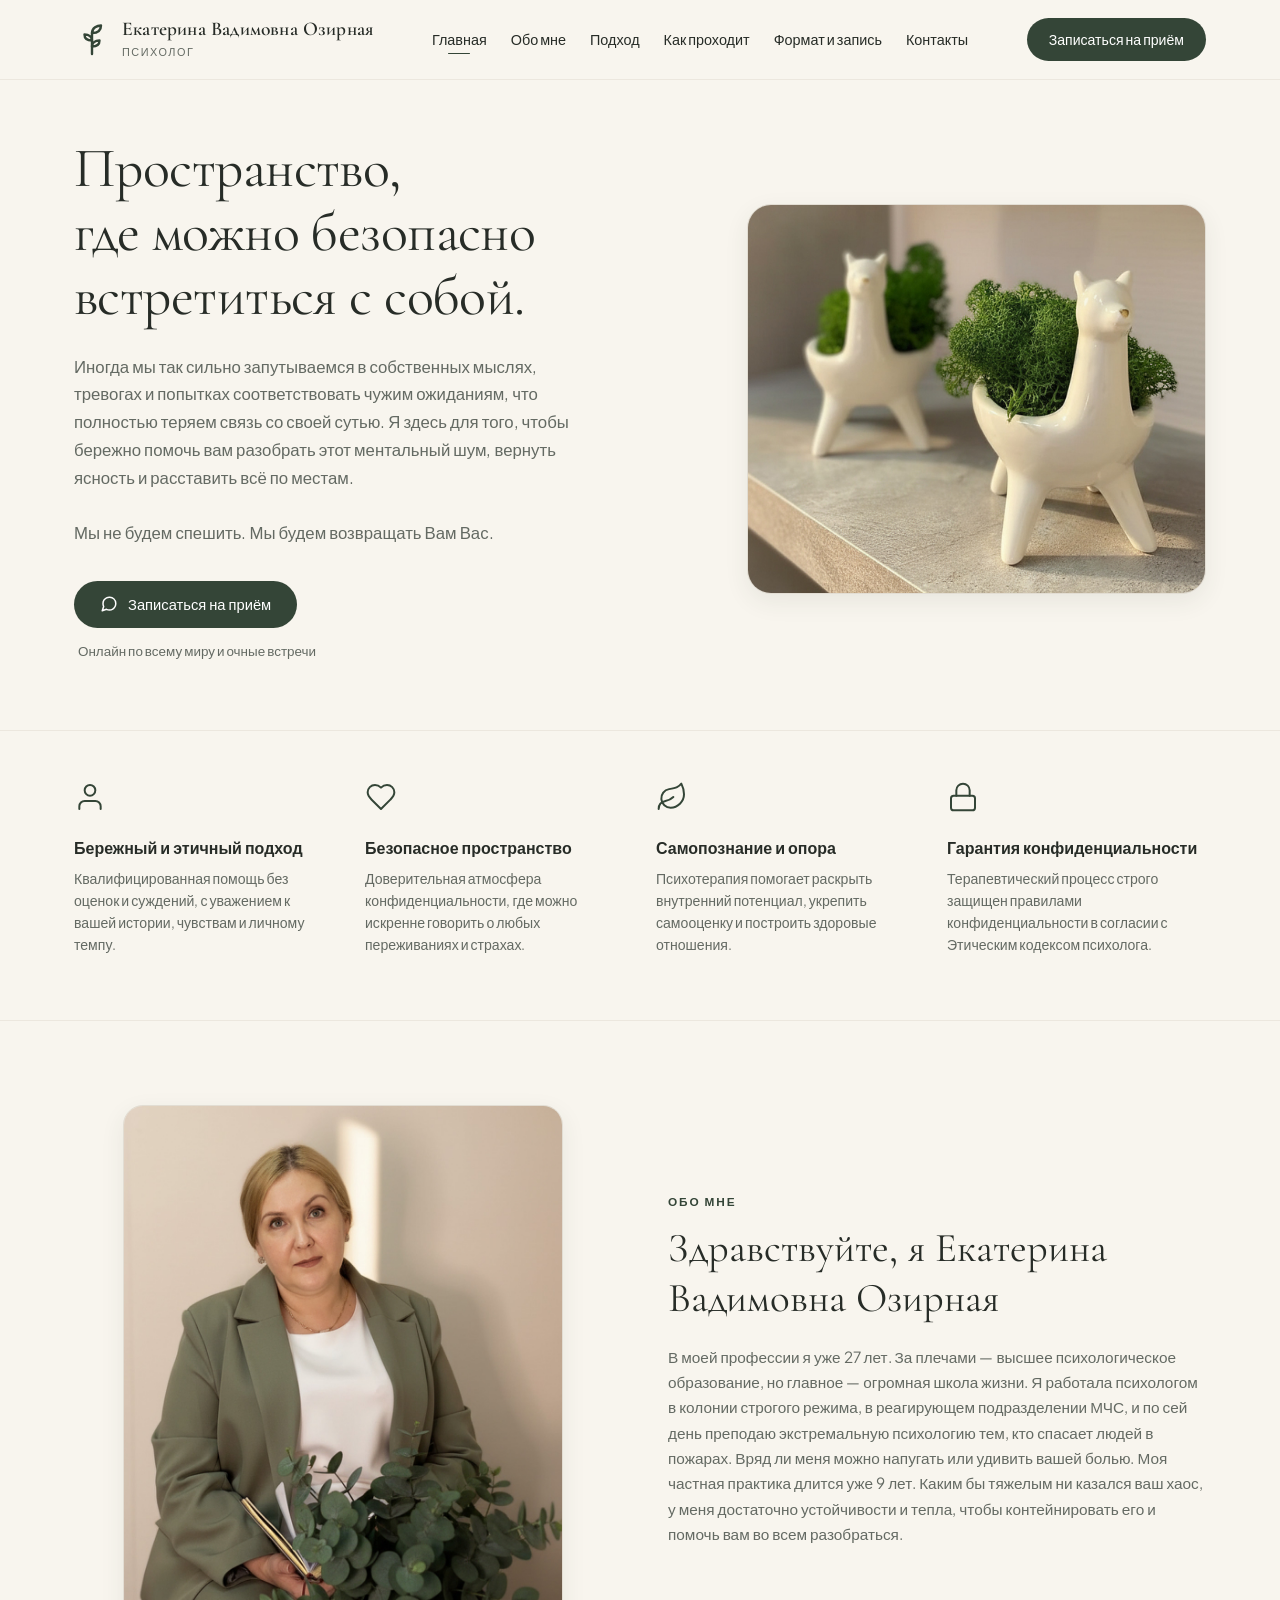
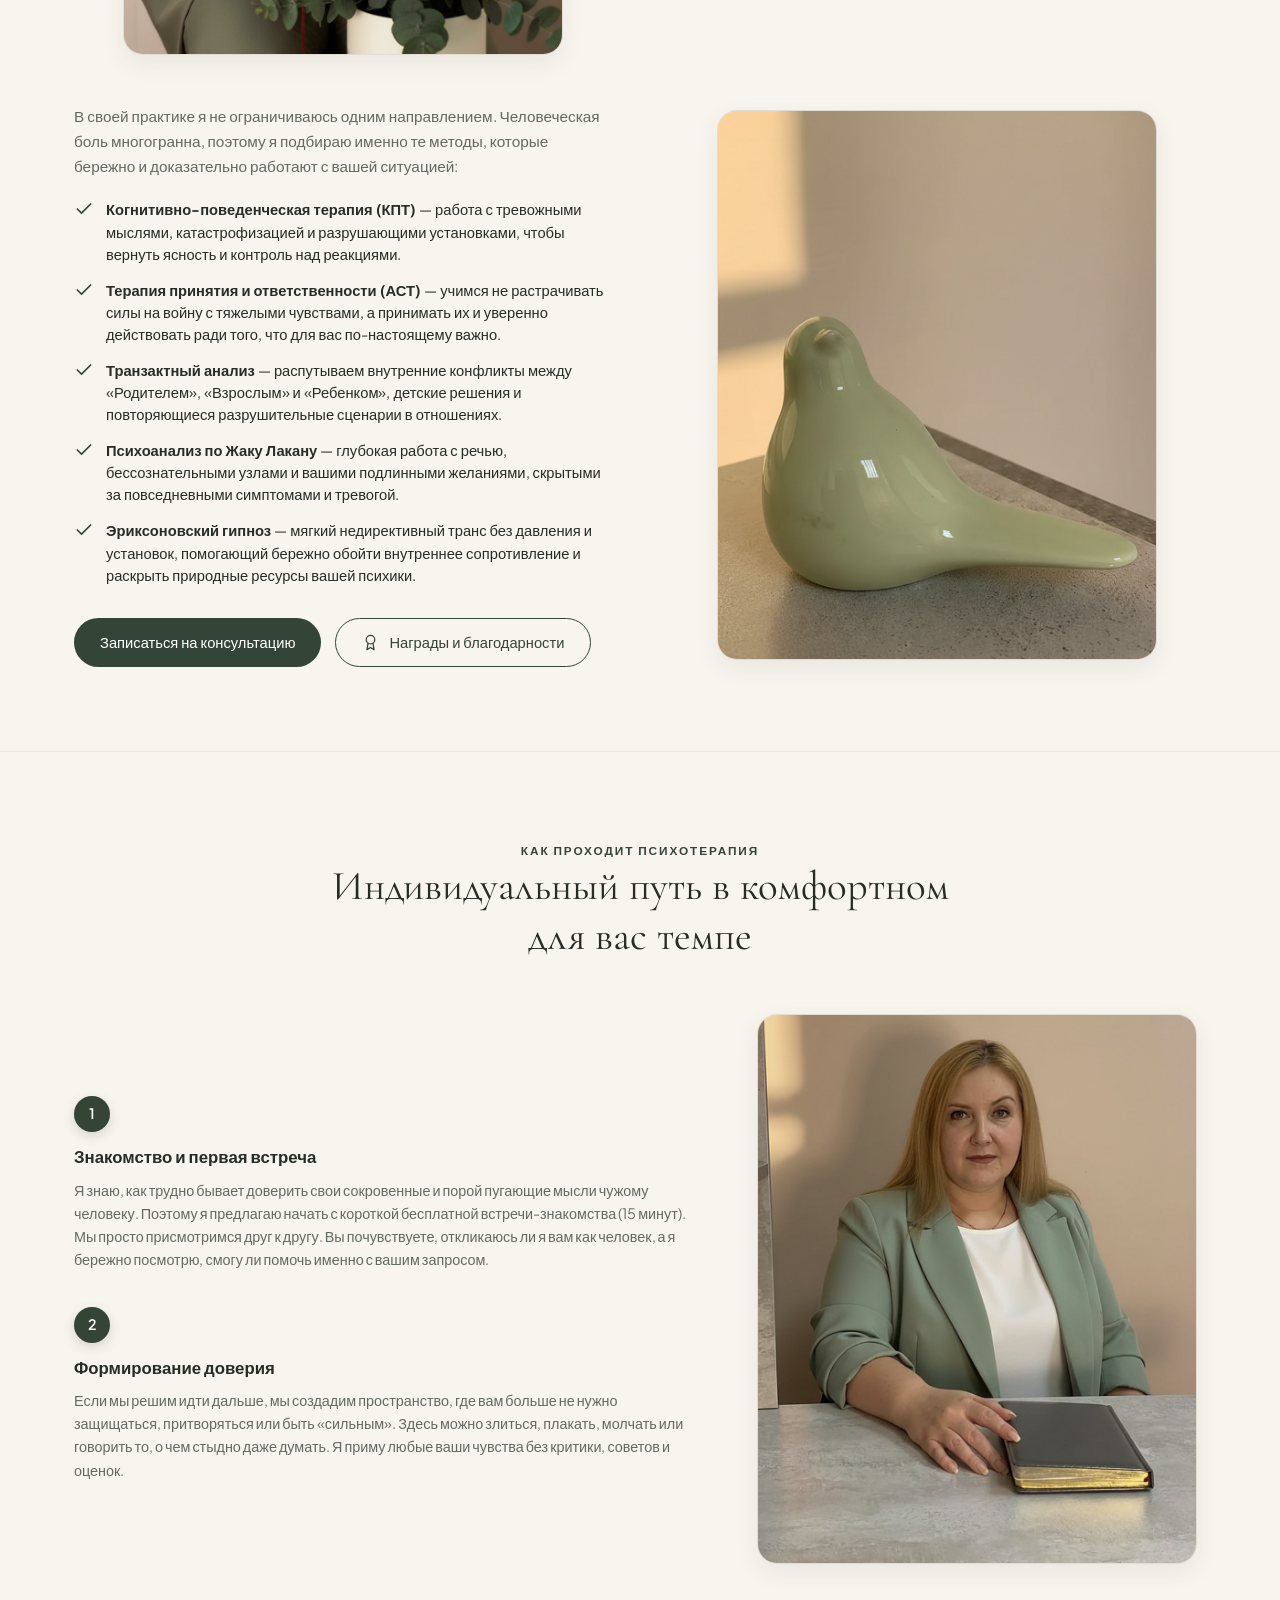
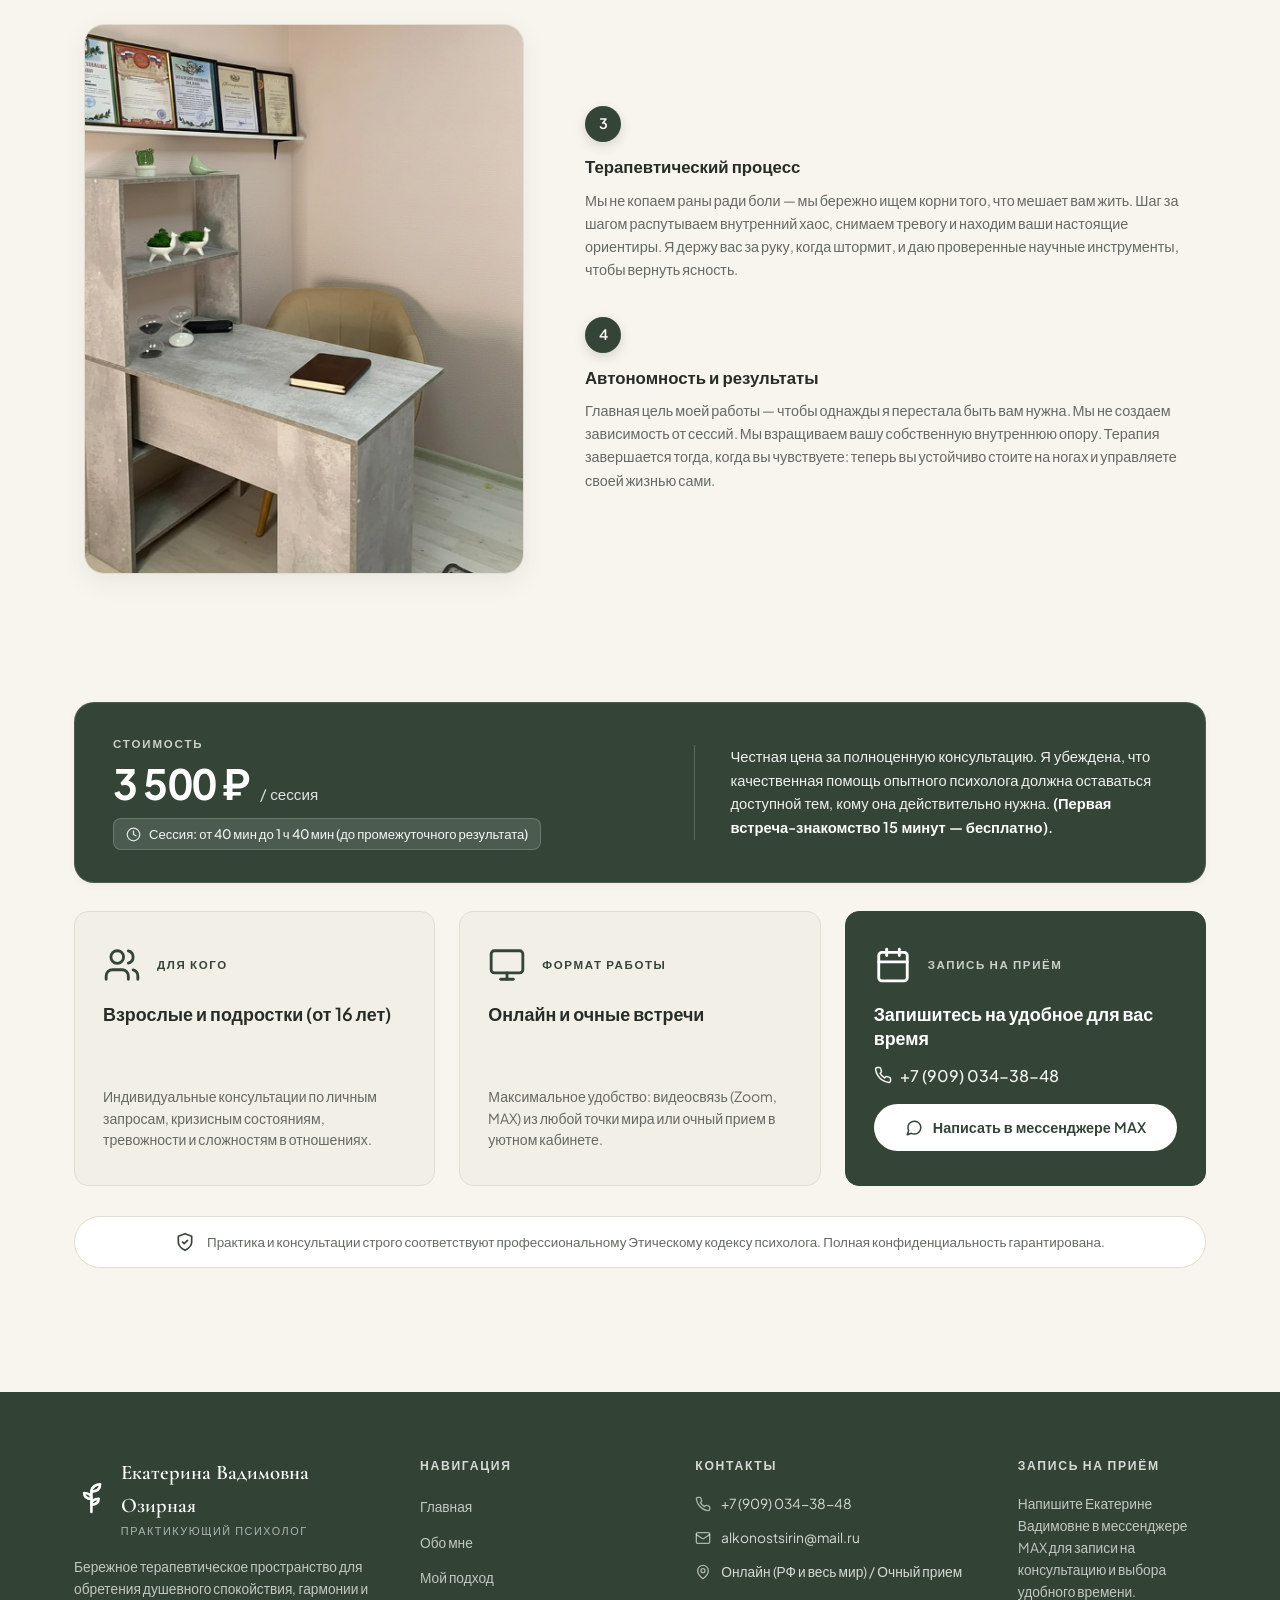
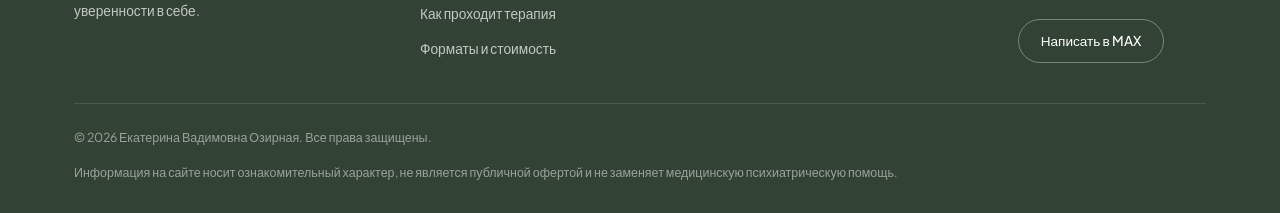
<file: index.html>
<!DOCTYPE html>
<html lang="ru">
<head>
  <meta charset="UTF-8">
  <meta name="viewport" content="width=device-width, initial-scale=1.0">
  <title>Екатерина Озирная — Практикующий психолог | Онлайн и очно</title>
  <meta name="description" content="Психологическая помощь и бережная психотерапия. Индивидуальные консультации для взрослых и подростков онлайн по всему миру и очно. Екатерина Вадимовна Озирная.">
  <link rel="stylesheet" href="css/style.css?v=4.0">
  <link rel="preconnect" href="https://fonts.googleapis.com">
  <link rel="preconnect" href="https://fonts.gstatic.com" crossorigin>
</head>
<body>

  <!-- ==========================================================================
       Шапка сайта (Header / Navigation)
       ========================================================================== -->
  <header class="header">
    <div class="container nav-wrap">
      <a href="#hero" class="logo" aria-label="Екатерина Вадимовна Озирная - Психолог">
        <div class="logo-icon">
          <!-- Минималистичная эмблема: веточка с листьями -->
          <svg viewBox="0 0 24 24" fill="none" stroke="currentColor" stroke-width="1.6" stroke-linecap="round" stroke-linejoin="round">
            <path d="M12 22V8" />
            <path d="M12 8C12 4.5 15.5 3 18 3c0 3.5-2.5 5-6 5Z" />
            <path d="M12 13c-2.5 0-5-1-5-4 3 0 5 1.5 5 4Z" />
            <path d="M12 17c2.5 0 5-1 5-4-3 0-5 1.5-5 4Z" />
          </svg>
        </div>
        <div class="logo-info">
          <span class="logo-title">Екатерина Вадимовна Озирная</span>
          <span class="logo-subtitle">ПСИХОЛОГ</span>
        </div>
      </a>

      <!-- Десктопное меню -->
      <nav aria-label="Основное меню">
        <ul class="nav-links">
          <li><a href="#hero" class="nav-link active">Главная</a></li>
          <li><a href="#about" class="nav-link">Обо мне</a></li>
          <li><a href="#features" class="nav-link">Подход</a></li>
          <li><a href="#process" class="nav-link">Как проходит</a></li>
          <li><a href="#info-cards" class="nav-link">Формат и запись</a></li>
          <li><a href="#contacts" class="nav-link">Контакты</a></li>
        </ul>
      </nav>

      <div class="nav-cta">
        <a href="https://max.ru/u/f9LHodD0cOJwWCUslJ_P4RapgYJ2r5B3QV5sbDABNBizwlUegsm12NA_H4o" target="_blank" rel="noopener noreferrer" class="btn btn-primary">Записаться на приём</a>
      </div>

      <!-- Кнопка мобильного меню -->
      <div class="burger-btn" id="burgerBtn" aria-label="Открыть мобильное меню">
        <span></span>
        <span></span>
        <span></span>
      </div>
    </div>

    <!-- Выпадающее меню для мобильных -->
    <div class="nav-mobile" id="mobileNav">
      <a href="#hero" class="nav-link mobile-link">Главная</a>
      <a href="#about" class="nav-link mobile-link">Обо мне</a>
      <a href="#features" class="nav-link mobile-link">Подход</a>
      <a href="#process" class="nav-link mobile-link">Как проходит терапия</a>
      <a href="#info-cards" class="nav-link mobile-link">Формат и запись</a>
      <a href="#contacts" class="nav-link mobile-link">Контакты</a>
      <a href="https://max.ru/u/f9LHodD0cOJwWCUslJ_P4RapgYJ2r5B3QV5sbDABNBizwlUegsm12NA_H4o" target="_blank" rel="noopener noreferrer" class="btn btn-primary">Записаться на приём</a>
    </div>
  </header>

  <main>
    <!-- ==========================================================================
         Hero Секция
         ========================================================================== -->
    <section class="hero" id="hero">
      <div class="container hero-grid">
        <div class="hero-content">
          <h1 class="hero-title">
            Пространство,<br>
            где можно безопасно<br>
            встретиться с собой.
          </h1>
          <p class="hero-description">
            Иногда мы так сильно запутываемся в собственных мыслях, тревогах и попытках соответствовать чужим ожиданиям, что полностью теряем связь со своей сутью. Я здесь для того, чтобы бережно помочь вам разобрать этот ментальный шум, вернуть ясность и расставить всё по местам.
            <br><br>
            Мы не будем спешить. Мы будем возвращать Вам Вас.
          </p>
          <div class="hero-actions">
            <a href="https://max.ru/u/f9LHodD0cOJwWCUslJ_P4RapgYJ2r5B3QV5sbDABNBizwlUegsm12NA_H4o" target="_blank" rel="noopener noreferrer" class="btn btn-primary">
              <svg viewBox="0 0 24 24" fill="none" stroke="currentColor" stroke-width="2" stroke-linecap="round" stroke-linejoin="round">
                <path d="M21 11.5a8.38 8.38 0 0 1-.9 3.8 8.5 8.5 0 0 1-7.6 4.7 8.38 8.38 0 0 1-3.8-.9L3 21l1.9-5.7a8.38 8.38 0 0 1-.9-3.8 8.5 8.5 0 0 1 4.7-7.6 8.38 8.38 0 0 1 3.8-.9h.5a8.48 8.48 0 0 1 8 8v.5z"/>
              </svg>
              Записаться на приём
            </a>
            <span class="hero-subtext">Онлайн по всему миру и очные встречи</span>
          </div>
        </div>

        <div class="hero-image-wrap">
          <div class="hero-image-box">
            <img src="images/hero-room.jpg?v=3.1" alt="Кашпо-ламы с мхом на полке кабинета" loading="eager">
          </div>
        </div>
      </div>
    </section>

    <!-- ==========================================================================
         Блок 4 преимуществ / ценностей
         ========================================================================== -->
    <section class="features-section" id="features">
      <div class="container features-grid">
        <!-- Карточка 1 -->
        <div class="feature-item">
          <div class="feature-icon-wrap">
            <svg viewBox="0 0 24 24" fill="none" stroke="currentColor" stroke-linecap="round" stroke-linejoin="round">
              <path d="M20 21v-2a4 4 0 0 0-4-4H8a4 4 0 0 0-4 4v2"/>
              <circle cx="12" cy="7" r="4"/>
            </svg>
          </div>
          <h2 class="feature-title">Бережный и этичный подход</h2>
          <p class="feature-text">Квалифицированная помощь без оценок и суждений, с уважением к вашей истории, чувствам и личному темпу.</p>
        </div>

        <!-- Карточка 2 -->
        <div class="feature-item">
          <div class="feature-icon-wrap">
            <svg viewBox="0 0 24 24" fill="none" stroke="currentColor" stroke-linecap="round" stroke-linejoin="round">
              <path d="M19 14c1.49-1.46 3-3.21 3-5.5A5.5 5.5 0 0 0 16.5 3c-1.76 0-3 .5-4.5 2-1.5-1.5-2.74-2-4.5-2A5.5 5.5 0 0 0 2 8.5c0 2.3 1.5 4.05 3 5.5l7 7Z"/>
            </svg>
          </div>
          <h2 class="feature-title">Безопасное пространство</h2>
          <p class="feature-text">Доверительная атмосфера конфиденциальности, где можно искренне говорить о любых переживаниях и страхах.</p>
        </div>

        <!-- Карточка 3 -->
        <div class="feature-item">
          <div class="feature-icon-wrap">
            <svg viewBox="0 0 24 24" fill="none" stroke="currentColor" stroke-linecap="round" stroke-linejoin="round">
              <path d="M11 20A7 7 0 0 1 9.8 6.1C15.5 5 17 4.48 19 2c1 2 2 4.18 2 8 0 5.5-4.78 10-10 10Z"/>
              <path d="M2 21c0-3 1.85-5.36 5.08-6C9.5 14.52 12 13 13 12"/>
            </svg>
          </div>
          <h2 class="feature-title">Самопознание и опора</h2>
          <p class="feature-text">Психотерапия помогает раскрыть внутренний потенциал, укрепить самооценку и построить здоровые отношения.</p>
        </div>

        <!-- Карточка 4 -->
        <div class="feature-item">
          <div class="feature-icon-wrap">
            <svg viewBox="0 0 24 24" fill="none" stroke="currentColor" stroke-linecap="round" stroke-linejoin="round">
              <rect width="18" height="11" x="3" y="11" rx="2" ry="2"/>
              <path d="M7 11V7a5 5 0 0 1 10 0v4"/>
            </svg>
          </div>
          <h2 class="feature-title">Гарантия конфиденциальности</h2>
          <p class="feature-text">Терапевтический процесс строго защищен правилами конфиденциальности в согласии с Этическим кодексом психолога.</p>
        </div>
      </div>
    </section>

    <!-- ==========================================================================
         Секция "Обо мне"
         ========================================================================== -->
    <section class="about-section" id="about">
      <div class="container about-grid">
        <!-- Блок 1: Фото Екатерины (слева на десктопе, сверху на мобильных) -->
        <div class="about-image-box about-img-1">
          <img src="images/psychologist.jpg?v=3" alt="Психолог Екатерина Вадимовна Озирная" loading="lazy">
        </div>

        <!-- Текст 1: Заголовок и личная история (справа на десктопе, под фото 1 на мобильных) -->
        <div class="about-content about-text-1">
          <span class="section-label">ОБО МНЕ</span>
          <h2 class="section-title">Здравствуйте, я Екатерина Вадимовна Озирная</h2>
          <p class="about-desc">
            В моей профессии я уже 27 лет. За плечами — высшее психологическое образование, но главное — огромная школа жизни. Я работала психологом в колонии строгого режима, в реагирующем подразделении МЧС, и по сей день преподаю экстремальную психологию тем, кто спасает людей в пожарах. Вряд ли меня можно напугать или удивить вашей болью. Моя частная практика длится уже 9 лет. Каким бы тяжелым ни казался ваш хаос, у меня достаточно устойчивости и тепла, чтобы контейнировать его и помочь вам во всем разобраться.
          </p>
        </div>

        <!-- Блок 2: Атмосферное фото кабинета (справа во 2-м ряду на десктопе, между историей и методами на мобильных) -->
        <div class="about-image-box about-img-2">
          <img src="images/about-room.jpg?v=3" alt="Керамическая птичка в солнечном луче — деталь кабинета" loading="lazy">
        </div>

        <!-- Текст 2: Методы работы и кнопка записи (слева во 2-м ряду на десктопе, в конце на мобильных) -->
        <div class="about-content about-text-2">
          <p class="about-desc">
            В своей практике я не ограничиваюсь одним направлением. Человеческая боль многогранна, поэтому я подбираю именно те методы, которые бережно и доказательно работают с вашей ситуацией:
          </p>

          <ul class="about-list">
            <li class="about-list-item">
              <svg viewBox="0 0 24 24" fill="none" stroke="currentColor" stroke-width="2" stroke-linecap="round" stroke-linejoin="round">
                <polyline points="20 6 9 17 4 12"/>
              </svg>
              <span><strong>Когнитивно-поведенческая терапия (КПТ)</strong> — работа с тревожными мыслями, катастрофизацией и разрушающими установками, чтобы вернуть ясность и контроль над реакциями.</span>
            </li>
            <li class="about-list-item">
              <svg viewBox="0 0 24 24" fill="none" stroke="currentColor" stroke-width="2" stroke-linecap="round" stroke-linejoin="round">
                <polyline points="20 6 9 17 4 12"/>
              </svg>
              <span><strong>Терапия принятия и ответственности (АСТ)</strong> — учимся не растрачивать силы на войну с тяжелыми чувствами, а принимать их и уверенно действовать ради того, что для вас по-настоящему важно.</span>
            </li>
            <li class="about-list-item">
              <svg viewBox="0 0 24 24" fill="none" stroke="currentColor" stroke-width="2" stroke-linecap="round" stroke-linejoin="round">
                <polyline points="20 6 9 17 4 12"/>
              </svg>
              <span><strong>Транзактный анализ</strong> — распутываем внутренние конфликты между «Родителем», «Взрослым» и «Ребенком», детские решения и повторяющиеся разрушительные сценарии в отношениях.</span>
            </li>
            <li class="about-list-item">
              <svg viewBox="0 0 24 24" fill="none" stroke="currentColor" stroke-width="2" stroke-linecap="round" stroke-linejoin="round">
                <polyline points="20 6 9 17 4 12"/>
              </svg>
              <span><strong>Психоанализ по Жаку Лакану</strong> — глубокая работа с речью, бессознательными узлами и вашими подлинными желаниями, скрытыми за повседневными симптомами и тревогой.</span>
            </li>
            <li class="about-list-item">
              <svg viewBox="0 0 24 24" fill="none" stroke="currentColor" stroke-width="2" stroke-linecap="round" stroke-linejoin="round">
                <polyline points="20 6 9 17 4 12"/>
              </svg>
              <span><strong>Эриксоновский гипноз</strong> — мягкий недирективный транс без давления и установок, помогающий бережно обойти внутреннее сопротивление и раскрыть природные ресурсы вашей психики.</span>
            </li>
          </ul>

          <div class="about-actions">
            <a href="https://max.ru/u/f9LHodD0cOJwWCUslJ_P4RapgYJ2r5B3QV5sbDABNBizwlUegsm12NA_H4o" target="_blank" rel="noopener noreferrer" class="btn btn-primary">Записаться на консультацию</a>
            <a href="nagrady.html" class="btn btn-outline">
              <svg viewBox="0 0 24 24" fill="none" stroke="currentColor" stroke-width="1.8" stroke-linecap="round" stroke-linejoin="round">
                <circle cx="12" cy="8" r="6"/>
                <path d="M15.477 12.89 17 22l-5-3-5 3 1.523-9.11"/>
              </svg>
              Награды и благодарности
            </a>
          </div>
        </div>
      </div>
    </section>

    <!-- ==========================================================================
         Секция "Как проходит психотерапия"
         ========================================================================== -->
    <section class="process-section" id="process">
      <div class="container">
        <div class="section-header-center">
          <span class="section-label">КАК ПРОХОДИТ ПСИХОТЕРАПИЯ</span>
          <h2 class="section-title">Индивидуальный путь в комфортном для вас темпе</h2>
        </div>

        <div class="process-zigzag">
          <!-- Ряд 1: Шаги 1 и 2 слева, фото 1 справа -->
          <div class="process-zigzag-row">
            <div class="process-steps-col">
              <!-- Шаг 1 -->
              <div class="step-card">
                <div class="step-number">1</div>
                <h3 class="step-title">Знакомство и первая встреча</h3>
                <p class="step-text">Я знаю, как трудно бывает доверить свои сокровенные и порой пугающие мысли чужому человеку. Поэтому я предлагаю начать с короткой бесплатной встречи-знакомства (15 минут). Мы просто присмотримся друг к другу. Вы почувствуете, откликаюсь ли я вам как человек, а я бережно посмотрю, смогу ли помочь именно с вашим запросом.</p>
              </div>

              <!-- Шаг 2 -->
              <div class="step-card">
                <div class="step-number">2</div>
                <h3 class="step-title">Формирование доверия</h3>
                <p class="step-text">Если мы решим идти дальше, мы создадим пространство, где вам больше не нужно защищаться, притворяться или быть &laquo;сильным&raquo;. Здесь можно злиться, плакать, молчать или говорить то, о чем стыдно даже думать. Я приму любые ваши чувства без критики, советов и оценок.</p>
              </div>
            </div>

            <div class="process-image-box">
              <img src="images/process-decor.jpg?v=3" alt="Екатерина Вадимовна Озирная за рабочим столом" loading="lazy">
            </div>
          </div>

          <!-- Ряд 2: Шаги 3 и 4, затем фото 2 (в коде идут по порядку для мобильных, а на десктопе фото 2 через CSS встает слева) -->
          <div class="process-zigzag-row process-zigzag-reverse">
            <div class="process-steps-col">
              <!-- Шаг 3 -->
              <div class="step-card">
                <div class="step-number">3</div>
                <h3 class="step-title">Терапевтический процесс</h3>
                <p class="step-text">Мы не копаем раны ради боли — мы бережно ищем корни того, что мешает вам жить. Шаг за шагом распутываем внутренний хаос, снимаем тревогу и находим ваши настоящие ориентиры. Я держу вас за руку, когда штормит, и даю проверенные научные инструменты, чтобы вернуть ясность.</p>
              </div>

              <!-- Шаг 4 -->
              <div class="step-card">
                <div class="step-number">4</div>
                <h3 class="step-title">Автономность и результаты</h3>
                <p class="step-text">Главная цель моей работы — чтобы однажды я перестала быть вам нужна. Мы не создаем зависимость от сессий. Мы взращиваем вашу собственную внутреннюю опору. Терапия завершается тогда, когда вы чувствуете: теперь вы устойчиво стоите на ногах и управляете своей жизнью сами.</p>
              </div>
            </div>

            <div class="process-image-box">
              <img src="images/process-decor-2.jpg?v=3.1" alt="Кабинет психолога: рабочий стол, полка с дипломами" loading="lazy">
            </div>
          </div>
        </div>
      </div>
    </section>

    <!-- ==========================================================================
         3 Карточки: Для кого, Формат, Запись
         ========================================================================== -->
    <section class="info-cards-section" id="info-cards">
      <div class="container">
        <!-- Оливковая плашка стоимости -->
        <div class="pricing-banner">
          <div class="pricing-banner-left">
            <div class="pricing-banner-tag">СТОИМОСТЬ</div>
            <div class="pricing-banner-price-wrap">
              <span class="pricing-banner-price">3 500 ₽</span>
              <span class="pricing-banner-unit">/ сессия</span>
            </div>
            <div class="pricing-banner-duration">
              <svg width="15" height="15" viewBox="0 0 24 24" fill="none" stroke="currentColor" stroke-width="2" stroke-linecap="round" stroke-linejoin="round">
                <circle cx="12" cy="12" r="10"/>
                <polyline points="12 6 12 12 16 14"/>
              </svg>
              <span>Сессия: от 40 мин до 1 ч 40 мин (до промежуточного результата)</span>
            </div>
          </div>

          <div class="pricing-banner-right">
            <p class="pricing-banner-desc">
              Честная цена за полноценную консультацию. Я убеждена, что качественная помощь опытного психолога должна оставаться доступной тем, кому она действительно нужна. <strong>(Первая встреча-знакомство 15 минут — бесплатно).</strong>
            </p>
          </div>
        </div>

        <div class="info-cards-grid">
          <!-- Карточка 1 -->
          <div class="info-card">
            <div class="info-card-header">
              <div class="info-card-icon">
                <svg viewBox="0 0 24 24" fill="none" stroke="currentColor" stroke-width="1.8" stroke-linecap="round" stroke-linejoin="round">
                  <path d="M16 21v-2a4 4 0 0 0-4-4H6a4 4 0 0 0-4 4v2"/>
                  <circle cx="9" cy="7" r="4"/>
                  <path d="M22 21v-2a4 4 0 0 0-3-3.87"/>
                  <path d="M16 3.13a4 4 0 0 1 0 7.75"/>
                </svg>
              </div>
              <span class="info-card-tag">ДЛЯ КОГО</span>
            </div>
            <h3 class="info-card-title">Взрослые и подростки (от 16 лет)</h3>
            <p class="info-card-desc">Индивидуальные консультации по личным запросам, кризисным состояниям, тревожности и сложностям в отношениях.</p>
          </div>

          <!-- Карточка 2 -->
          <div class="info-card">
            <div class="info-card-header">
              <div class="info-card-icon">
                <svg viewBox="0 0 24 24" fill="none" stroke="currentColor" stroke-width="1.8" stroke-linecap="round" stroke-linejoin="round">
                  <rect width="20" height="14" x="2" y="3" rx="2"/>
                  <line x1="8" x2="16" y1="21" y2="21"/>
                  <line x1="12" x2="12" y1="17" y2="21"/>
                </svg>
              </div>
              <span class="info-card-tag">ФОРМАТ РАБОТЫ</span>
            </div>
            <h3 class="info-card-title">Онлайн и очные встречи</h3>
            <p class="info-card-desc">Максимальное удобство: видеосвязь (Zoom, MAX) из любой точки мира или очный прием в уютном кабинете.</p>
          </div>

          <!-- Карточка 3 (Акцентная темная) -->
          <div class="info-card info-card-accent">
            <div class="info-card-header">
              <div class="info-card-icon">
                <svg viewBox="0 0 24 24" fill="none" stroke="currentColor" stroke-width="1.8" stroke-linecap="round" stroke-linejoin="round">
                  <rect width="18" height="18" x="3" y="4" rx="2" ry="2"/>
                  <line x1="16" x2="16" y1="2" y2="6"/>
                  <line x1="8" x2="8" y1="2" y2="6"/>
                  <line x1="3" x2="21" y1="10" y2="10"/>
                </svg>
              </div>
              <span class="info-card-tag">ЗАПИСЬ НА ПРИЁМ</span>
            </div>
            <h3 class="info-card-title">Запишитесь на удобное для вас время</h3>
            <div class="info-card-contact-line">
              <svg width="18" height="18" viewBox="0 0 24 24" fill="none" stroke="currentColor" stroke-width="2" stroke-linecap="round" stroke-linejoin="round">
                <path d="M22 16.92v3a2 2 0 0 1-2.18 2 19.79 19.79 0 0 1-8.63-3.07 19.5 19.5 0 0 1-6-6 19.79 19.79 0 0 1-3.07-8.67A2 2 0 0 1 4.11 2h3a2 2 0 0 1 2 1.72 12.84 12.84 0 0 0 .7 2.81 2 2 0 0 1-.45 2.11L8.09 9.91a16 16 0 0 0 6 6l1.27-1.27a2 2 0 0 1 2.11-.45 12.84 12.84 0 0 0 2.81.7A2 2 0 0 1 22 16.92z"/>
              </svg>
              <a href="tel:+79090343848" style="color: inherit;">+7 (909) 034-38-48</a>
            </div>
            <a href="https://max.ru/u/f9LHodD0cOJwWCUslJ_P4RapgYJ2r5B3QV5sbDABNBizwlUegsm12NA_H4o" target="_blank" rel="noopener noreferrer" class="btn btn-white">
              <svg width="18" height="18" viewBox="0 0 24 24" fill="none" stroke="currentColor" stroke-width="2" stroke-linecap="round" stroke-linejoin="round">
                <path d="M21 11.5a8.38 8.38 0 0 1-.9 3.8 8.5 8.5 0 0 1-7.6 4.7 8.38 8.38 0 0 1-3.8-.9L3 21l1.9-5.7a8.38 8.38 0 0 1-.9-3.8 8.5 8.5 0 0 1 4.7-7.6 8.38 8.38 0 0 1 3.8-.9h.5a8.48 8.48 0 0 1 8 8v.5z"/>
              </svg>
              Написать в мессенджере MAX
            </a>
          </div>
        </div>

        <!-- Этическая плашка -->
        <div class="ethics-bar">
          <div class="ethics-box">
            <svg viewBox="0 0 24 24" fill="none" stroke="currentColor" stroke-width="2" stroke-linecap="round" stroke-linejoin="round">
              <path d="M12 22s8-4 8-10V5l-8-3-8 3v7c0 6 8 10 8 10z"/>
              <path d="m9 12 2 2 4-4"/>
            </svg>
            <span class="ethics-text">Практика и консультации строго соответствуют профессиональному Этическому кодексу психолога. Полная конфиденциальность гарантирована.</span>
          </div>
        </div>
      </div>
    </section>
  </main>

  <!-- ==========================================================================
       Футер (Подвал для психолога)
       ========================================================================== -->
  <footer class="footer" id="contacts">
    <div class="container">
      <div class="footer-top">
        <!-- Блок 1: Логотип и миссия -->
        <div>
          <div class="footer-logo">
            <div class="footer-logo-icon">
              <svg viewBox="0 0 24 24" fill="none" stroke="currentColor" stroke-width="1.8" stroke-linecap="round" stroke-linejoin="round">
                <path d="M12 22V8" />
                <path d="M12 8C12 4.5 15.5 3 18 3c0 3.5-2.5 5-6 5Z" />
                <path d="M12 13c-2.5 0-5-1-5-4 3 0 5 1.5 5 4Z" />
                <path d="M12 17c2.5 0 5-1 5-4-3 0-5 1.5-5 4Z" />
              </svg>
            </div>
            <div>
              <div class="footer-logo-title">Екатерина Вадимовна Озирная</div>
              <div class="footer-logo-subtitle">ПРАКТИКУЮЩИЙ ПСИХОЛОГ</div>
            </div>
          </div>
          <p class="footer-about-text">
            Бережное терапевтическое пространство для обретения душевного спокойствия, гармонии и уверенности в себе.
          </p>
        </div>

        <!-- Блок 2: Навигация -->
        <div>
          <h4 class="footer-col-title">Навигация</h4>
          <ul class="footer-links">
            <li><a href="#hero">Главная</a></li>
            <li><a href="#about">Обо мне</a></li>
            <li><a href="#features">Мой подход</a></li>
            <li><a href="#process">Как проходит терапия</a></li>
            <li><a href="#info-cards">Форматы и стоимость</a></li>
          </ul>
        </div>

        <!-- Блок 3: Контакты -->
        <div>
          <h4 class="footer-col-title">Контакты</h4>
          <ul class="footer-contacts-list">
            <li class="footer-contact-item">
              <svg viewBox="0 0 24 24" fill="none" stroke="currentColor" stroke-width="2" stroke-linecap="round" stroke-linejoin="round">
                <path d="M22 16.92v3a2 2 0 0 1-2.18 2 19.79 19.79 0 0 1-8.63-3.07 19.5 19.5 0 0 1-6-6 19.79 19.79 0 0 1-3.07-8.67A2 2 0 0 1 4.11 2h3a2 2 0 0 1 2 1.72 12.84 12.84 0 0 0 .7 2.81 2 2 0 0 1-.45 2.11L8.09 9.91a16 16 0 0 0 6 6l1.27-1.27a2 2 0 0 1 2.11-.45 12.84 12.84 0 0 0 2.81.7A2 2 0 0 1 22 16.92z"/>
              </svg>
              <a href="tel:+79090343848" style="color: inherit;">+7 (909) 034-38-48</a>
            </li>
            <li class="footer-contact-item">
              <svg viewBox="0 0 24 24" fill="none" stroke="currentColor" stroke-width="2" stroke-linecap="round" stroke-linejoin="round">
                <rect width="20" height="16" x="2" y="4" rx="2"/>
                <path d="m22 7-8.97 5.7a1.94 1.94 0 0 1-2.06 0L2 7"/>
              </svg>
              <a href="mailto:alkonostsirin@mail.ru" style="color: inherit;">alkonostsirin@mail.ru</a>
            </li>
            <li class="footer-contact-item">
              <svg viewBox="0 0 24 24" fill="none" stroke="currentColor" stroke-width="2" stroke-linecap="round" stroke-linejoin="round">
                <path d="M20 10c0 6-8 12-8 12s-8-6-8-12a8 8 0 0 1 16 0Z"/>
                <circle cx="12" cy="10" r="3"/>
              </svg>
              <span>Онлайн (РФ и весь мир) / Очный прием</span>
            </li>
          </ul>
        </div>

        <!-- Блок 4: Запись на консультацию -->
        <div>
          <h4 class="footer-col-title">Запись на приём</h4>
          <p class="footer-about-text" style="margin-bottom: 16px;">
            Напишите Екатерине Вадимовне в мессенджере MAX для записи на консультацию и выбора удобного времени.
          </p>
          <a href="https://max.ru/u/f9LHodD0cOJwWCUslJ_P4RapgYJ2r5B3QV5sbDABNBizwlUegsm12NA_H4o" target="_blank" rel="noopener noreferrer" class="btn btn-outline" style="border-color: rgba(255, 255, 255, 0.35); color: #FFFFFF; font-size: 0.85rem; padding: 10px 22px;">
            Написать в MAX
          </a>
        </div>
      </div>

      <!-- Нижняя строка копирайта и дисклеймера -->
      <div class="footer-bottom">
        <p class="footer-copy">© 2026 Екатерина Вадимовна Озирная. Все права защищены.</p>
        <p class="footer-copy">Информация на сайте носит ознакомительный характер, не является публичной офертой и не заменяет медицинскую психиатрическую помощь.</p>
      </div>
    </div>
  </footer>

  <!-- ==========================================================================
       Модальное окно быстрой записи на консультацию
       ========================================================================== -->
  <div class="modal-overlay" id="bookingModal" role="dialog" aria-modal="true" aria-labelledby="modalTitle">
    <div class="modal-card">
      <button class="modal-close" id="closeModalBtn" aria-label="Закрыть окно">&times;</button>
      
      <div id="bookingFormWrap">
        <h3 class="modal-title" id="modalTitle">Оставить заявку</h3>
        <p class="modal-subtitle">Оставьте ваши контакты, и Екатерина Вадимовна свяжется с вами для согласования удобного времени консультации.</p>
        
        <form id="bookingForm">
          <div class="form-group">
            <label class="form-label" for="clientName">Ваше имя</label>
            <input type="text" id="clientName" class="form-input" placeholder="Как к вам обращаться?" required>
          </div>

          <div class="form-group">
            <label class="form-label" for="clientContact">Телефон или Email для связи</label>
            <input type="text" id="clientContact" class="form-input" placeholder="+7 (999) 000-00-00 или email@mail.ru" required>
          </div>

          <div class="form-group">
            <label class="form-label" for="consultFormat">Формат консультации</label>
            <select id="consultFormat" class="form-select">
              <option value="Онлайн (Zoom, MAX)">Онлайн (Zoom, MAX)</option>
              <option value="Очная встреча">Очная встреча (в кабинете)</option>
              <option value="Уточнить на консультации">Пока не определился(ась)</option>
            </select>
          </div>

          <div class="form-group">
            <label class="form-label" for="clientNote">Краткий запрос (по желанию)</label>
            <textarea id="clientNote" class="form-textarea" rows="3" placeholder="Что вас сейчас беспокоит? (тревога, отношения, выгорание и т.д.)"></textarea>
          </div>

          <button type="submit" class="btn btn-primary form-submit-btn">Отправить заявку</button>
          <p class="form-notice">Нажимая кнопку, вы подтверждаете конфиденциальность обращения в соответствии с этическим кодексом.</p>
        </form>

        <div id="formSuccess" style="display: none; text-align: center; padding: 20px 0;">
          <div style="width: 52px; height: 52px; background-color: #EBF4EC; color: #334436; border-radius: 50%; display: flex; align-items: center; justify-content: center; margin: 0 auto 16px;">
            <svg width="28" height="28" viewBox="0 0 24 24" fill="none" stroke="currentColor" stroke-width="2.5" stroke-linecap="round" stroke-linejoin="round">
              <polyline points="20 6 9 17 4 12"/>
            </svg>
          </div>
          <h4 style="font-family: var(--font-serif); font-size: 1.6rem; margin-bottom: 10px; color: var(--color-text-main);">Спасибо! Заявка принята</h4>
          <p style="color: var(--color-text-muted); font-size: 0.94rem; line-height: 1.6; margin-bottom: 24px;">Ваша заявка успешно отправлена и скоро будет обработана.<br>Екатерина Вадимовна свяжется с вами для согласования удобного времени консультации.</p>
          <button type="button" class="btn btn-primary" id="successCloseBtn" style="font-size: 0.9rem; padding: 11px 28px;">
            Понятно, спасибо
          </button>
        </div>
      </div>
    </div>
  </div>

  <script src="js/main.js?v=4.1"></script>
</body>
</html>
</file>
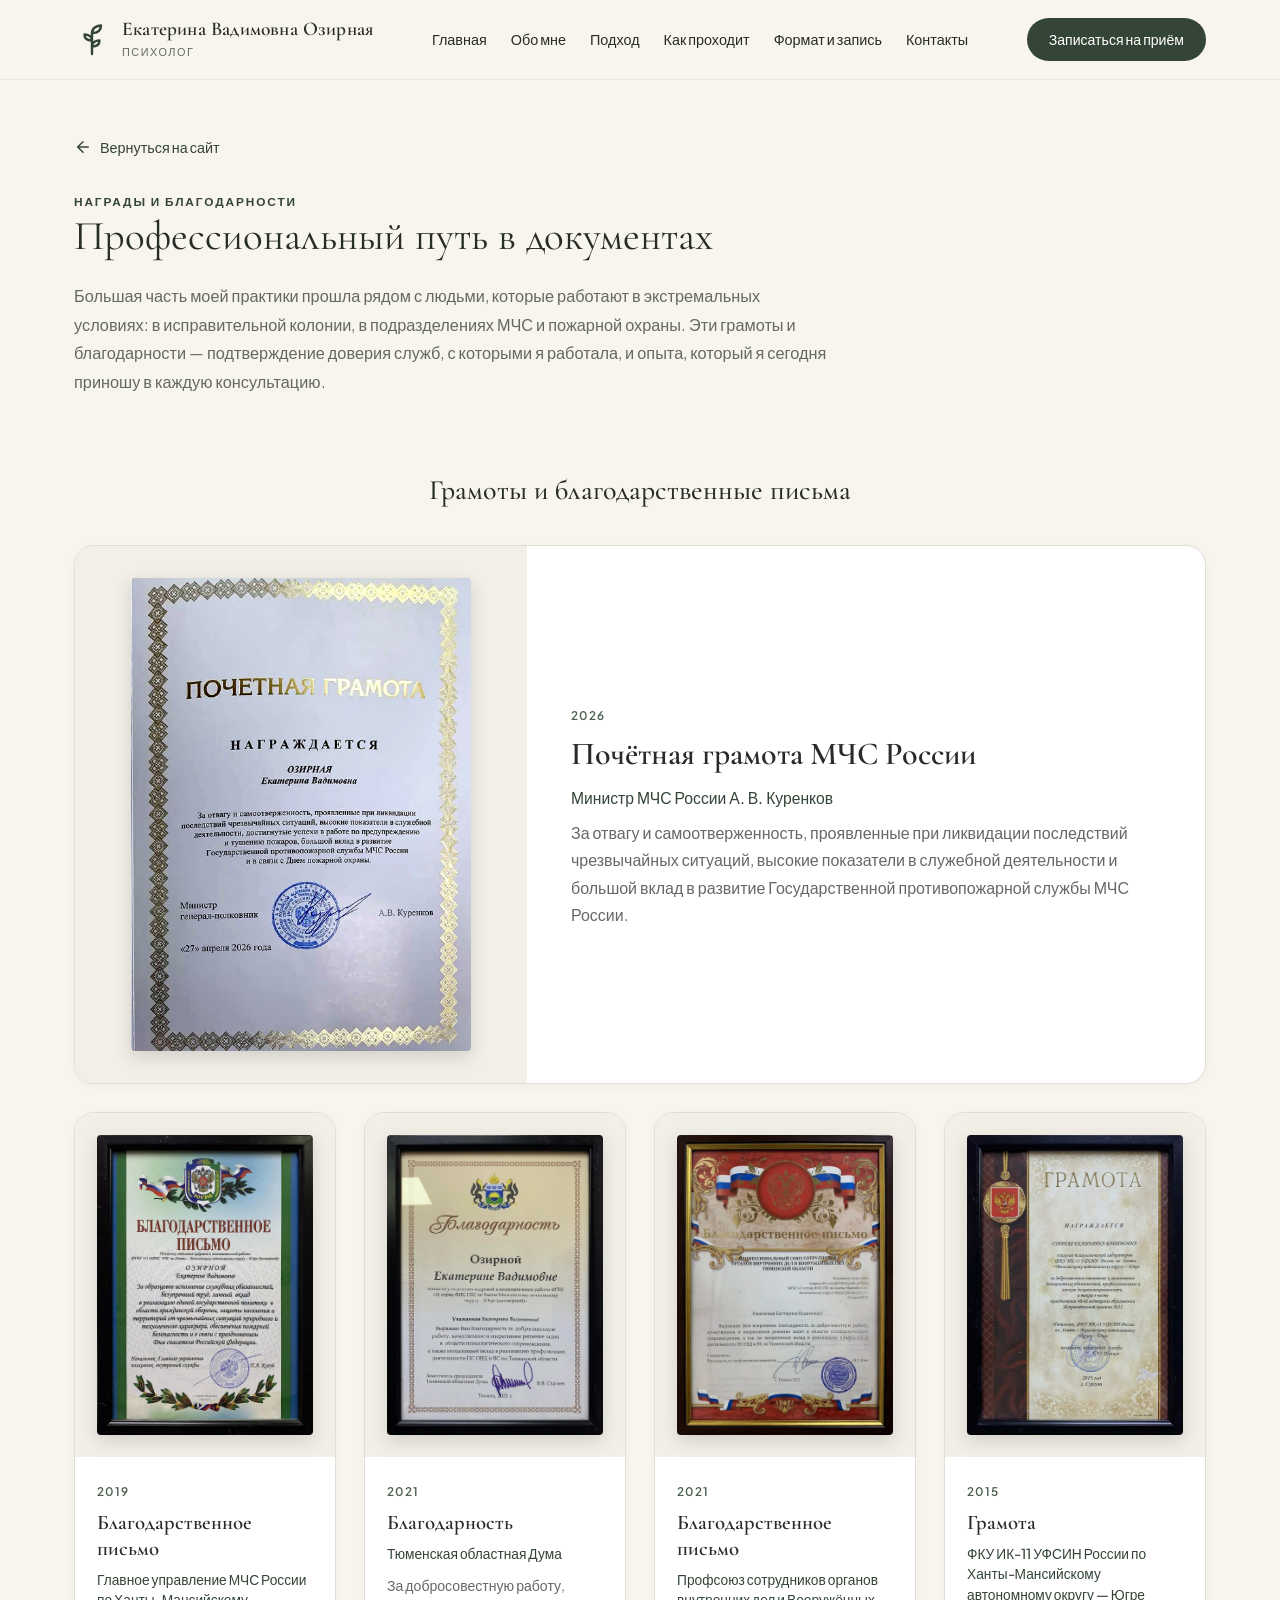
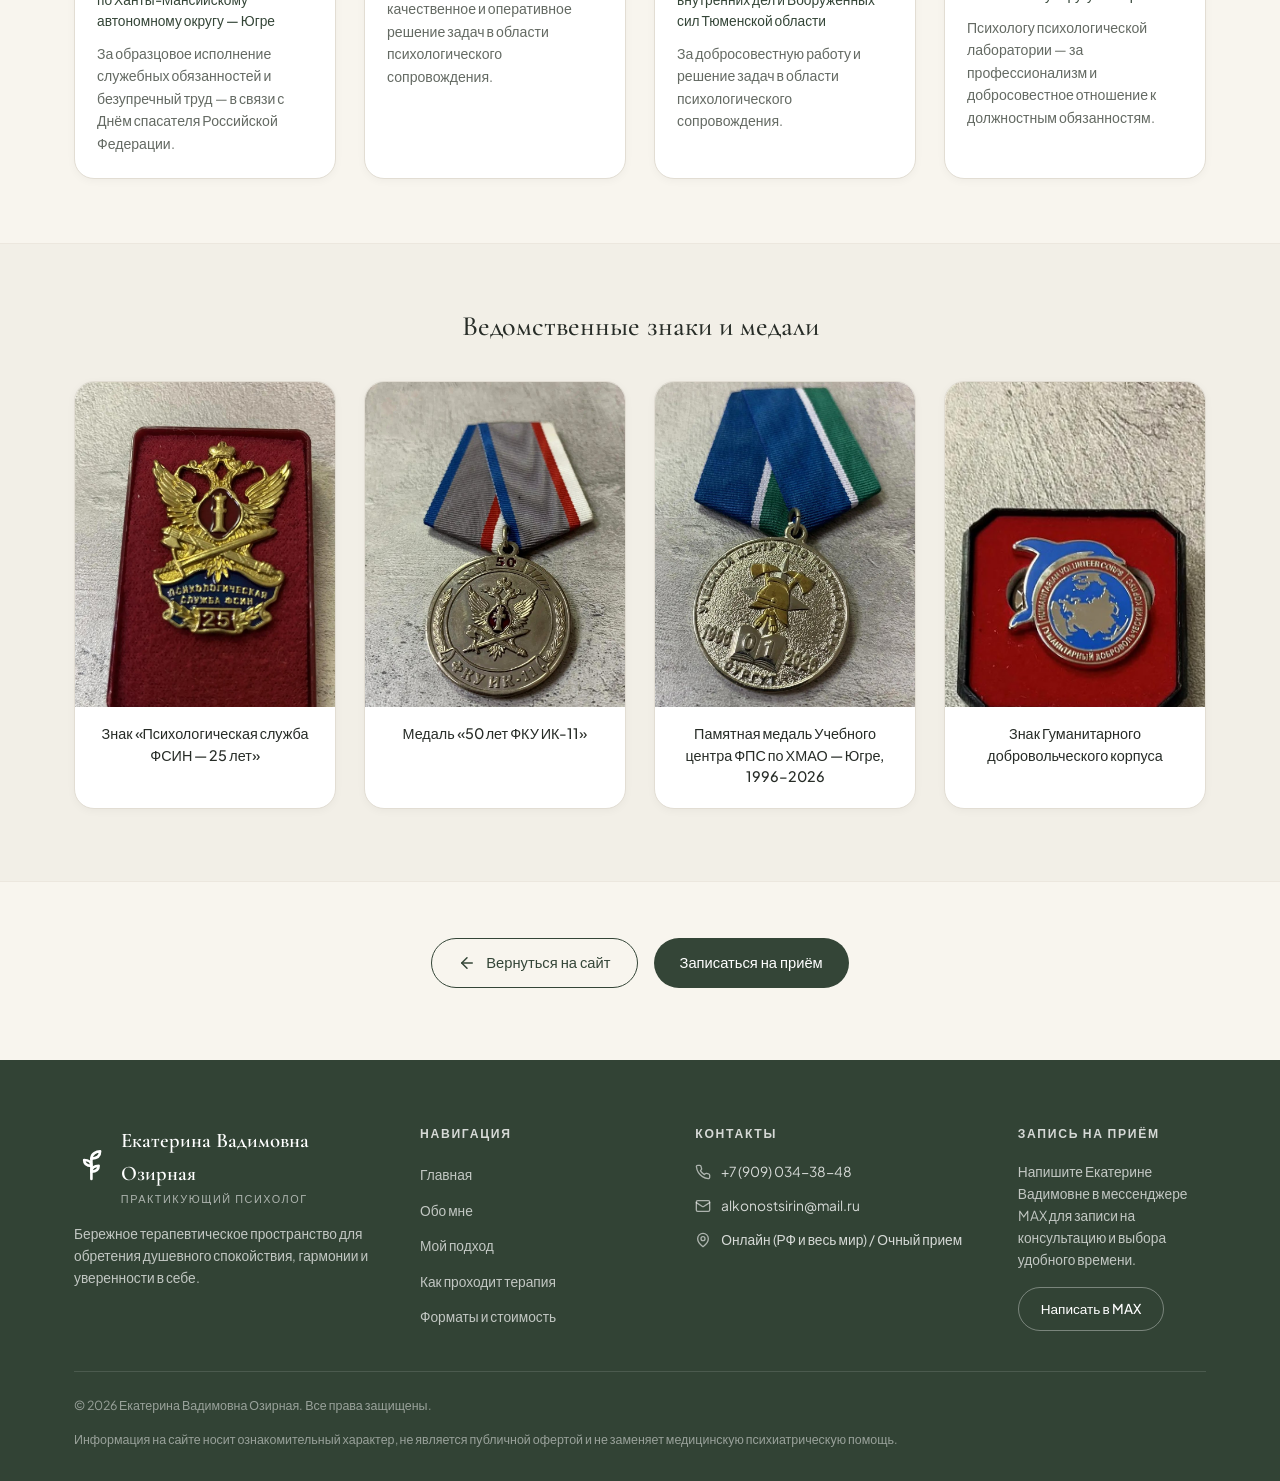
<file: nagrady.html>
<!DOCTYPE html>
<html lang="ru">
<head>
  <meta charset="UTF-8">
  <meta name="viewport" content="width=device-width, initial-scale=1.0">
  <title>Награды и благодарности — Екатерина Озирная, психолог</title>
  <meta name="description" content="Награды, грамоты и благодарности психолога Екатерины Вадимовны Озирной: МЧС России, ФСИН, Тюменская областная Дума.">
  <link rel="stylesheet" href="css/style.css?v=4.0">
  <link rel="preconnect" href="https://fonts.googleapis.com">
  <link rel="preconnect" href="https://fonts.gstatic.com" crossorigin>
</head>
<body>

  <!-- ==========================================================================
       Шапка сайта (Header / Navigation)
       ========================================================================== -->
  <header class="header">
    <div class="container nav-wrap">
      <a href="index.html#hero" class="logo" aria-label="Екатерина Вадимовна Озирная - Психолог">
        <div class="logo-icon">
          <!-- Минималистичная эмблема: веточка с листьями -->
          <svg viewBox="0 0 24 24" fill="none" stroke="currentColor" stroke-width="1.6" stroke-linecap="round" stroke-linejoin="round">
            <path d="M12 22V8" />
            <path d="M12 8C12 4.5 15.5 3 18 3c0 3.5-2.5 5-6 5Z" />
            <path d="M12 13c-2.5 0-5-1-5-4 3 0 5 1.5 5 4Z" />
            <path d="M12 17c2.5 0 5-1 5-4-3 0-5 1.5-5 4Z" />
          </svg>
        </div>
        <div class="logo-info">
          <span class="logo-title">Екатерина Вадимовна Озирная</span>
          <span class="logo-subtitle">ПСИХОЛОГ</span>
        </div>
      </a>

      <!-- Десктопное меню -->
      <nav aria-label="Основное меню">
        <ul class="nav-links">
          <li><a href="index.html#hero" class="nav-link">Главная</a></li>
          <li><a href="index.html#about" class="nav-link">Обо мне</a></li>
          <li><a href="index.html#features" class="nav-link">Подход</a></li>
          <li><a href="index.html#process" class="nav-link">Как проходит</a></li>
          <li><a href="index.html#info-cards" class="nav-link">Формат и запись</a></li>
          <li><a href="index.html#contacts" class="nav-link">Контакты</a></li>
        </ul>
      </nav>

      <div class="nav-cta">
        <a href="https://max.ru/u/f9LHodD0cOJwWCUslJ_P4RapgYJ2r5B3QV5sbDABNBizwlUegsm12NA_H4o" target="_blank" rel="noopener noreferrer" class="btn btn-primary">Записаться на приём</a>
      </div>

      <!-- Кнопка мобильного меню -->
      <div class="burger-btn" id="burgerBtn" aria-label="Открыть мобильное меню">
        <span></span>
        <span></span>
        <span></span>
      </div>
    </div>

    <!-- Выпадающее меню для мобильных -->
    <div class="nav-mobile" id="mobileNav">
      <a href="index.html#hero" class="nav-link mobile-link">Главная</a>
      <a href="index.html#about" class="nav-link mobile-link">Обо мне</a>
      <a href="index.html#features" class="nav-link mobile-link">Подход</a>
      <a href="index.html#process" class="nav-link mobile-link">Как проходит терапия</a>
      <a href="index.html#info-cards" class="nav-link mobile-link">Формат и запись</a>
      <a href="index.html#contacts" class="nav-link mobile-link">Контакты</a>
      <a href="https://max.ru/u/f9LHodD0cOJwWCUslJ_P4RapgYJ2r5B3QV5sbDABNBizwlUegsm12NA_H4o" target="_blank" rel="noopener noreferrer" class="btn btn-primary">Записаться на приём</a>
    </div>
  </header>

  <main class="awards-page">
    <!-- ==========================================================================
         Награды и благодарности (отдельная страница)
         ========================================================================== -->
    <section class="awards-hero">
      <div class="container">
        <a href="index.html#about" class="awards-back"><svg viewBox="0 0 24 24" fill="none" stroke="currentColor" stroke-width="2" stroke-linecap="round" stroke-linejoin="round"><path d="M19 12H5"/><path d="m12 19-7-7 7-7"/></svg>Вернуться на сайт</a>
        <span class="section-label">НАГРАДЫ И БЛАГОДАРНОСТИ</span>
        <h1 class="section-title awards-heading">Профессиональный путь в документах</h1>
        <p class="awards-intro">
          Большая часть моей практики прошла рядом с людьми, которые работают в экстремальных условиях: в исправительной колонии, в подразделениях МЧС и пожарной охраны. Эти грамоты и благодарности — подтверждение доверия служб, с которыми я работала, и опыта, который я сегодня приношу в каждую консультацию.
        </p>
      </div>
    </section>

    <section class="awards-section">
      <div class="container">
        <h2 class="awards-subtitle">Грамоты и благодарственные письма</h2>
        <div class="awards-grid">
          <article class="award-card award-card--featured">
            <button type="button" class="award-photo" data-lightbox="0" aria-label="Открыть крупно: Почётная грамота МЧС России, 2026">
              <img src="images/awards/mchs-russia-2026.jpg" alt="Почётная грамота МЧС России — Министр МЧС России А. В. Куренков, 2026" loading="lazy">
            </button>
            <div class="award-info">
              <span class="award-year">2026</span>
              <h3 class="award-title">Почётная грамота МЧС России</h3>
              <p class="award-issuer">Министр МЧС России А. В. Куренков</p>
              <p class="award-desc">За отвагу и самоотверженность, проявленные при ликвидации последствий чрезвычайных ситуаций, высокие показатели в служебной деятельности и большой вклад в развитие Государственной противопожарной службы МЧС России.</p>
            </div>
          </article>
          <article class="award-card">
            <button type="button" class="award-photo" data-lightbox="1" aria-label="Открыть крупно: Благодарственное письмо, 2019">
              <img src="images/awards/mchs-yugra-2019.jpg" alt="Благодарственное письмо — Главное управление МЧС России по Ханты-Мансийскому автономному округу — Югре, 2019" loading="lazy">
            </button>
            <div class="award-info">
              <span class="award-year">2019</span>
              <h3 class="award-title">Благодарственное письмо</h3>
              <p class="award-issuer">Главное управление МЧС России по Ханты-Мансийскому автономному округу — Югре</p>
              <p class="award-desc">За образцовое исполнение служебных обязанностей и безупречный труд — в связи с Днём спасателя Российской Федерации.</p>
            </div>
          </article>
          <article class="award-card">
            <button type="button" class="award-photo" data-lightbox="2" aria-label="Открыть крупно: Благодарность, 2021">
              <img src="images/awards/duma-tyumen-2021.jpg" alt="Благодарность — Тюменская областная Дума, 2021" loading="lazy">
            </button>
            <div class="award-info">
              <span class="award-year">2021</span>
              <h3 class="award-title">Благодарность</h3>
              <p class="award-issuer">Тюменская областная Дума</p>
              <p class="award-desc">За добросовестную работу, качественное и оперативное решение задач в области психологического сопровождения.</p>
            </div>
          </article>
          <article class="award-card">
            <button type="button" class="award-photo" data-lightbox="3" aria-label="Открыть крупно: Благодарственное письмо, 2021">
              <img src="images/awards/profsoyuz-2021.jpg" alt="Благодарственное письмо — Профсоюз сотрудников органов внутренних дел и Вооружённых сил Тюменской области, 2021" loading="lazy">
            </button>
            <div class="award-info">
              <span class="award-year">2021</span>
              <h3 class="award-title">Благодарственное письмо</h3>
              <p class="award-issuer">Профсоюз сотрудников органов внутренних дел и Вооружённых сил Тюменской области</p>
              <p class="award-desc">За добросовестную работу и решение задач в области психологического сопровождения.</p>
            </div>
          </article>
          <article class="award-card">
            <button type="button" class="award-photo" data-lightbox="4" aria-label="Открыть крупно: Грамота, 2015">
              <img src="images/awards/ik11-ufsin-2015.jpg" alt="Грамота — ФКУ ИК-11 УФСИН России по Ханты-Мансийскому автономному округу — Югре, 2015" loading="lazy">
            </button>
            <div class="award-info">
              <span class="award-year">2015</span>
              <h3 class="award-title">Грамота</h3>
              <p class="award-issuer">ФКУ ИК-11 УФСИН России по Ханты-Мансийскому автономному округу — Югре</p>
              <p class="award-desc">Психологу психологической лаборатории — за профессионализм и добросовестное отношение к должностным обязанностям.</p>
            </div>
          </article>
        </div>
      </div>
    </section>

    <section class="awards-section awards-section--alt">
      <div class="container">
        <h2 class="awards-subtitle">Ведомственные знаки и медали</h2>
        <div class="badges-grid">
          <figure class="badge-card">
            <button type="button" class="badge-photo" data-lightbox="5" aria-label="Открыть крупно: Знак «Психологическая служба ФСИН — 25 лет»">
              <img src="images/awards/znak-fsin-25.jpg" alt="Знак «Психологическая служба ФСИН — 25 лет»" loading="lazy">
            </button>
            <figcaption class="badge-title">Знак «Психологическая служба ФСИН — 25 лет»</figcaption>
          </figure>
          <figure class="badge-card">
            <button type="button" class="badge-photo" data-lightbox="6" aria-label="Открыть крупно: Медаль «50 лет ФКУ ИК-11»">
              <img src="images/awards/medal-ik11-50.jpg" alt="Медаль «50 лет ФКУ ИК-11»" loading="lazy">
            </button>
            <figcaption class="badge-title">Медаль «50 лет ФКУ ИК-11»</figcaption>
          </figure>
          <figure class="badge-card">
            <button type="button" class="badge-photo" data-lightbox="7" aria-label="Открыть крупно: Памятная медаль Учебного центра ФПС по ХМАО — Югре, 1996–2026">
              <img src="images/awards/medal-fps-yugra-30.jpg" alt="Памятная медаль Учебного центра ФПС по ХМАО — Югре, 1996–2026" loading="lazy">
            </button>
            <figcaption class="badge-title">Памятная медаль Учебного центра ФПС по ХМАО — Югре, 1996–2026</figcaption>
          </figure>
          <figure class="badge-card">
            <button type="button" class="badge-photo" data-lightbox="8" aria-label="Открыть крупно: Знак Гуманитарного добровольческого корпуса">
              <img src="images/awards/znak-volunteer.jpg" alt="Знак Гуманитарного добровольческого корпуса" loading="lazy">
            </button>
            <figcaption class="badge-title">Знак Гуманитарного добровольческого корпуса</figcaption>
          </figure>
        </div>
      </div>
    </section>

    <section class="awards-cta">
      <div class="container awards-cta-inner">
        <a href="index.html#about" class="btn btn-outline"><svg viewBox="0 0 24 24" fill="none" stroke="currentColor" stroke-width="2" stroke-linecap="round" stroke-linejoin="round"><path d="M19 12H5"/><path d="m12 19-7-7 7-7"/></svg>Вернуться на сайт</a>
        <a href="https://max.ru/u/f9LHodD0cOJwWCUslJ_P4RapgYJ2r5B3QV5sbDABNBizwlUegsm12NA_H4o" target="_blank" rel="noopener noreferrer" class="btn btn-primary">Записаться на приём</a>
      </div>
    </section>
  </main>

  <!-- ==========================================================================
       Футер (Подвал для психолога)
       ========================================================================== -->
  <footer class="footer" id="contacts">
    <div class="container">
      <div class="footer-top">
        <!-- Блок 1: Логотип и миссия -->
        <div>
          <div class="footer-logo">
            <div class="footer-logo-icon">
              <svg viewBox="0 0 24 24" fill="none" stroke="currentColor" stroke-width="1.8" stroke-linecap="round" stroke-linejoin="round">
                <path d="M12 22V8" />
                <path d="M12 8C12 4.5 15.5 3 18 3c0 3.5-2.5 5-6 5Z" />
                <path d="M12 13c-2.5 0-5-1-5-4 3 0 5 1.5 5 4Z" />
                <path d="M12 17c2.5 0 5-1 5-4-3 0-5 1.5-5 4Z" />
              </svg>
            </div>
            <div>
              <div class="footer-logo-title">Екатерина Вадимовна Озирная</div>
              <div class="footer-logo-subtitle">ПРАКТИКУЮЩИЙ ПСИХОЛОГ</div>
            </div>
          </div>
          <p class="footer-about-text">
            Бережное терапевтическое пространство для обретения душевного спокойствия, гармонии и уверенности в себе.
          </p>
        </div>

        <!-- Блок 2: Навигация -->
        <div>
          <h4 class="footer-col-title">Навигация</h4>
          <ul class="footer-links">
            <li><a href="index.html#hero">Главная</a></li>
            <li><a href="index.html#about">Обо мне</a></li>
            <li><a href="index.html#features">Мой подход</a></li>
            <li><a href="index.html#process">Как проходит терапия</a></li>
            <li><a href="index.html#info-cards">Форматы и стоимость</a></li>
          </ul>
        </div>

        <!-- Блок 3: Контакты -->
        <div>
          <h4 class="footer-col-title">Контакты</h4>
          <ul class="footer-contacts-list">
            <li class="footer-contact-item">
              <svg viewBox="0 0 24 24" fill="none" stroke="currentColor" stroke-width="2" stroke-linecap="round" stroke-linejoin="round">
                <path d="M22 16.92v3a2 2 0 0 1-2.18 2 19.79 19.79 0 0 1-8.63-3.07 19.5 19.5 0 0 1-6-6 19.79 19.79 0 0 1-3.07-8.67A2 2 0 0 1 4.11 2h3a2 2 0 0 1 2 1.72 12.84 12.84 0 0 0 .7 2.81 2 2 0 0 1-.45 2.11L8.09 9.91a16 16 0 0 0 6 6l1.27-1.27a2 2 0 0 1 2.11-.45 12.84 12.84 0 0 0 2.81.7A2 2 0 0 1 22 16.92z"/>
              </svg>
              <a href="tel:+79090343848" style="color: inherit;">+7 (909) 034-38-48</a>
            </li>
            <li class="footer-contact-item">
              <svg viewBox="0 0 24 24" fill="none" stroke="currentColor" stroke-width="2" stroke-linecap="round" stroke-linejoin="round">
                <rect width="20" height="16" x="2" y="4" rx="2"/>
                <path d="m22 7-8.97 5.7a1.94 1.94 0 0 1-2.06 0L2 7"/>
              </svg>
              <a href="mailto:alkonostsirin@mail.ru" style="color: inherit;">alkonostsirin@mail.ru</a>
            </li>
            <li class="footer-contact-item">
              <svg viewBox="0 0 24 24" fill="none" stroke="currentColor" stroke-width="2" stroke-linecap="round" stroke-linejoin="round">
                <path d="M20 10c0 6-8 12-8 12s-8-6-8-12a8 8 0 0 1 16 0Z"/>
                <circle cx="12" cy="10" r="3"/>
              </svg>
              <span>Онлайн (РФ и весь мир) / Очный прием</span>
            </li>
          </ul>
        </div>

        <!-- Блок 4: Запись на консультацию -->
        <div>
          <h4 class="footer-col-title">Запись на приём</h4>
          <p class="footer-about-text" style="margin-bottom: 16px;">
            Напишите Екатерине Вадимовне в мессенджере MAX для записи на консультацию и выбора удобного времени.
          </p>
          <a href="https://max.ru/u/f9LHodD0cOJwWCUslJ_P4RapgYJ2r5B3QV5sbDABNBizwlUegsm12NA_H4o" target="_blank" rel="noopener noreferrer" class="btn btn-outline" style="border-color: rgba(255, 255, 255, 0.35); color: #FFFFFF; font-size: 0.85rem; padding: 10px 22px;">
            Написать в MAX
          </a>
        </div>
      </div>

      <!-- Нижняя строка копирайта и дисклеймера -->
      <div class="footer-bottom">
        <p class="footer-copy">© 2026 Екатерина Вадимовна Озирная. Все права защищены.</p>
        <p class="footer-copy">Информация на сайте носит ознакомительный характер, не является публичной офертой и не заменяет медицинскую психиатрическую помощь.</p>
      </div>
    </div>
  </footer>

  <!-- Просмотр награды крупно -->
  <div class="lightbox" id="lightbox" role="dialog" aria-modal="true" aria-label="Просмотр награды" hidden>
    <button type="button" class="lightbox-close" aria-label="Закрыть">&times;</button>
    <button type="button" class="lightbox-nav lightbox-prev" aria-label="Предыдущая">&#8249;</button>
    <figure class="lightbox-figure">
      <img class="lightbox-img" alt="">
      <figcaption class="lightbox-caption"></figcaption>
    </figure>
    <button type="button" class="lightbox-nav lightbox-next" aria-label="Следующая">&#8250;</button>
  </div>

  <script src="js/main.js?v=4.1"></script>
  <script src="js/awards.js"></script>
</body>
</html>
</file>
<file: css/style.css>
/* ==========================================================================
   Лендинг для психолога: Екатерина Озирная
   Стилизация в точном соответствии с референсом
   ========================================================================== */

@import url('https://fonts.googleapis.com/css2?family=Cormorant+Garamond:ital,wght@0,400;0,500;0,600;0,700;1,400;1,600&family=Plus+Jakarta+Sans:wght@300;400;500;600;700&display=swap');

:root {
  /* Палитра из референса: теплый песочно-кремовый фон, благородный темно-оливковый акцент */
  --bg-main: #F8F5EE;
  --bg-card: #FFFFFF;
  --bg-card-alt: #F2EFE7;
  --bg-dark: #324335;
  --bg-dark-hover: #263428;
  
  --color-primary: #344537;
  --color-primary-light: #4A5F4E;
  --color-text-main: #272C27;
  --color-text-muted: #646A63;
  --color-text-light: #F8F5EE;
  
  --border-color: #E2DDD3;
  --border-light: #ECE7DE;
  
  --font-serif: 'Cormorant Garamond', Georgia, 'Times New Roman', serif;
  --font-sans: 'Plus Jakarta Sans', -apple-system, BlinkMacSystemFont, 'Segoe UI', Roboto, Helvetica, Arial, sans-serif;
  
  --radius-sm: 8px;
  --radius-md: 14px;
  --radius-lg: 20px;
  --radius-pill: 9999px;
  
  --shadow-sm: 0 2px 8px rgba(0, 0, 0, 0.04);
  --shadow-md: 0 8px 24px rgba(50, 67, 53, 0.08);
  --shadow-lg: 0 16px 36px rgba(50, 67, 53, 0.12);
  
  --transition: all 0.25s ease-in-out;
}

/* Сброс стилей */
*, *::before, *::after {
  box-sizing: border-box;
  margin: 0;
  padding: 0;
}

html {
  scroll-behavior: smooth;
  font-size: 16px;
}

body {
  font-family: var(--font-sans);
  background-color: var(--bg-main);
  color: var(--color-text-main);
  line-height: 1.6;
  -webkit-font-smoothing: antialiased;
  -moz-osx-font-smoothing: grayscale;
  overflow-x: hidden;
}

img {
  max-width: 100%;
  height: auto;
  display: block;
}

a {
  color: inherit;
  text-decoration: none;
  transition: var(--transition);
}

button {
  cursor: pointer;
  border: none;
  background: none;
  font-family: inherit;
}

.container {
  width: 100%;
  max-width: 1180px;
  margin: 0 auto;
  padding: 0 24px;
}

/* ==========================================================================
   Кнопки
   ========================================================================== */
.btn {
  display: inline-flex;
  align-items: center;
  justify-content: center;
  gap: 10px;
  padding: 12px 26px;
  border-radius: var(--radius-pill);
  font-size: 0.92rem;
  font-weight: 500;
  transition: var(--transition);
  text-align: center;
  white-space: nowrap;
}

.btn-primary {
  background-color: var(--color-primary);
  color: #FFFFFF;
}

.btn-primary:hover {
  background-color: var(--bg-dark-hover);
  transform: translateY(-2px);
  box-shadow: 0 6px 16px rgba(50, 67, 53, 0.22);
}

.btn-outline {
  border: 1px solid var(--color-primary);
  color: var(--color-primary);
  background-color: transparent;
}

.btn-outline:hover {
  background-color: var(--color-primary);
  color: #FFFFFF;
  transform: translateY(-2px);
}

.btn-white {
  background-color: #FFFFFF;
  color: var(--color-primary);
  font-weight: 600;
}

.btn-white:hover {
  background-color: #F8F5EE;
  transform: translateY(-2px);
  box-shadow: 0 6px 16px rgba(0, 0, 0, 0.12);
}

.btn svg {
  width: 18px;
  height: 18px;
  flex-shrink: 0;
}

/* ==========================================================================
   Шапка (Header / Navbar)
   ========================================================================== */
.header {
  position: sticky;
  top: 0;
  z-index: 100;
  background-color: rgba(248, 245, 238, 0.96);
  backdrop-filter: blur(10px);
  border-bottom: 1px solid var(--border-light);
  padding: 18px 0;
}

.nav-wrap {
  display: flex;
  align-items: center;
  justify-content: space-between;
  gap: 20px;
}

.logo {
  display: flex;
  align-items: center;
  gap: 12px;
}

.logo-icon {
  width: 36px;
  height: 36px;
  color: var(--color-primary);
  display: flex;
  align-items: center;
  justify-content: center;
}

.logo-icon svg {
  width: 100%;
  height: 100%;
}

.logo-info {
  display: flex;
  flex-direction: column;
}

.logo-title {
  font-family: var(--font-serif);
  font-size: 1.22rem;
  font-weight: 600;
  letter-spacing: 0.01em;
  color: var(--color-text-main);
  line-height: 1.15;
  white-space: nowrap;
}

.logo-subtitle {
  font-size: 0.68rem;
  letter-spacing: 0.14em;
  text-transform: uppercase;
  color: var(--color-text-muted);
  font-weight: 500;
  margin-top: 2px;
}

.nav-links {
  display: flex;
  align-items: center;
  gap: 24px;
  list-style: none;
}

.nav-link {
  font-size: 0.9rem;
  color: var(--color-text-main);
  font-weight: 500;
  position: relative;
  padding: 6px 0;
}

/* Аккуратная центрированная черточка под активным пунктом как в референсе */
.nav-link::after {
  content: '';
  position: absolute;
  bottom: 0;
  left: 50%;
  transform: translateX(-50%);
  width: 0;
  height: 1.8px;
  background-color: var(--color-primary);
  transition: width 0.22s ease;
  border-radius: 2px;
}

.nav-link:hover::after,
.nav-link.active::after {
  width: 22px;
}

.nav-cta .btn {
  padding: 10px 22px;
  font-size: 0.88rem;
}

.burger-btn {
  display: none;
  flex-direction: column;
  justify-content: space-between;
  width: 28px;
  height: 20px;
  cursor: pointer;
  z-index: 101;
  flex-shrink: 0;
}

.burger-btn span {
  width: 100%;
  height: 2.5px;
  background-color: var(--color-primary);
  border-radius: 2px;
  transition: var(--transition);
}

.burger-btn.active span:nth-child(1) {
  transform: translateY(8.5px) rotate(45deg);
}

.burger-btn.active span:nth-child(2) {
  opacity: 0;
}

.burger-btn.active span:nth-child(3) {
  transform: translateY(-8.5px) rotate(-45deg);
}

/* КРИТИЧЕСКИ ВАЖНО: Мобильное меню ВСЕГДА скрыто на десктопе */
.nav-mobile {
  display: none !important;
}

/* ==========================================================================
   Hero Секция
   ========================================================================== */
.hero {
  padding: 56px 0 68px;
}

.hero-grid {
  display: grid;
  grid-template-columns: 1.15fr 0.85fr;
  align-items: center;
  gap: 52px;
}

.hero-content {
  display: flex;
  flex-direction: column;
  align-items: flex-start;
}

.hero-title {
  font-family: var(--font-serif);
  font-size: clamp(2.4rem, 4.4vw, 3.5rem);
  font-weight: 400;
  line-height: 1.15;
  color: var(--color-text-main);
  margin-bottom: 24px;
  letter-spacing: -0.01em;
}

.hero-description {
  font-size: 1.05rem;
  color: var(--color-text-muted);
  line-height: 1.65;
  margin-bottom: 34px;
  max-width: 530px;
}

.hero-actions {
  display: flex;
  flex-direction: column;
  align-items: flex-start;
  gap: 12px;
}

.hero-subtext {
  font-size: 0.84rem;
  color: var(--color-text-muted);
  padding-left: 4px;
}

.hero-image-wrap {
  position: relative;
}

.hero-image-box {
  border-radius: 24px;
  overflow: hidden;
  box-shadow: var(--shadow-md);
  border: 1px solid var(--border-color);
  aspect-ratio: 4 / 3.4;
  background-color: #EAE6DE;
}

.hero-image-box img {
  width: 100%;
  height: 100%;
  object-fit: cover;
}

/* ==========================================================================
   Блок преимуществ / ценностей (4 карточки)
   ========================================================================== */
.features-section {
  padding: 44px 0 64px;
  border-top: 1px solid var(--border-light);
  border-bottom: 1px solid var(--border-light);
}

.features-grid {
  display: grid;
  grid-template-columns: repeat(4, 1fr);
  gap: 32px;
}

.feature-item {
  display: flex;
  flex-direction: column;
  align-items: flex-start;
}

.feature-icon-wrap {
  width: 44px;
  height: 44px;
  margin-bottom: 18px;
  color: var(--color-primary);
  display: flex;
  align-items: center;
  justify-content: flex-start;
}

.feature-icon-wrap svg {
  width: 32px;
  height: 32px;
  stroke-width: 1.5;
}

.feature-title {
  font-size: 1rem;
  font-weight: 600;
  color: var(--color-text-main);
  margin-bottom: 10px;
  line-height: 1.35;
}

.feature-text {
  font-size: 0.88rem;
  color: var(--color-text-muted);
  line-height: 1.55;
}

/* ==========================================================================
   Секция "Обо мне" (About)
   ========================================================================== */
.about-section {
  padding: 84px 0;
}

.about-grid {
  display: grid;
  grid-template-columns: 1fr 1fr;
  align-items: center;
  gap: 48px 56px;
}

.about-image-box {
  border-radius: var(--radius-lg);
  overflow: hidden;
  box-shadow: var(--shadow-md);
  border: 1px solid var(--border-color);
  aspect-ratio: 4 / 5;
  width: 100%;
  max-width: 440px;
  justify-self: center;
  background-color: #EFECE5;
}

.about-img-1 {
  grid-column: 1;
  grid-row: 1;
}

.about-text-1 {
  grid-column: 2;
  grid-row: 1;
  display: flex;
  flex-direction: column;
  align-items: flex-start;
}

.about-text-2 {
  grid-column: 1;
  grid-row: 2;
  display: flex;
  flex-direction: column;
  align-items: flex-start;
}

.about-img-2 {
  grid-column: 2;
  grid-row: 2;
}

.about-image-box img {
  width: 100%;
  height: 100%;
  object-fit: cover;
  object-position: center center;
}

.about-content {
  display: flex;
  flex-direction: column;
  align-items: flex-start;
}

.section-label {
  font-size: 0.74rem;
  font-weight: 600;
  letter-spacing: 0.16em;
  text-transform: uppercase;
  color: var(--color-primary);
  margin-bottom: 12px;
}

.section-title {
  font-family: var(--font-serif);
  font-size: clamp(2.1rem, 3.2vw, 2.7rem);
  font-weight: 400;
  line-height: 1.22;
  color: var(--color-text-main);
  margin-bottom: 20px;
}

.about-desc {
  font-size: 0.96rem;
  color: var(--color-text-muted);
  line-height: 1.65;
  margin-bottom: 20px;
}

.about-list {
  list-style: none;
  display: flex;
  flex-direction: column;
  gap: 14px;
  margin-bottom: 32px;
}

.about-list-item {
  display: flex;
  align-items: flex-start;
  gap: 12px;
  font-size: 0.92rem;
  color: var(--color-text-main);
  line-height: 1.5;
}

.about-list-item svg {
  width: 20px;
  height: 20px;
  color: var(--color-primary);
  flex-shrink: 0;
  margin-top: 1px;
}

/* ==========================================================================
   Секция "Как проходит терапия" (Process)
   ========================================================================== */
.process-section {
  padding: 84px 0;
  border-top: 1px solid var(--border-light);
}

.section-header-center {
  text-align: center;
  max-width: 680px;
  margin: 0 auto 52px;
}

.process-zigzag {
  display: flex;
  flex-direction: column;
  gap: 60px;
}

.process-zigzag-row {
  display: grid;
  grid-template-columns: 1.15fr 0.85fr;
  align-items: center;
  gap: 52px;
}

.process-zigzag-reverse {
  grid-template-columns: 0.85fr 1.15fr;
}

/* На десктопе во втором ряду фото встает в левую колонку, а шаги 3 и 4 — в правую */
.process-zigzag-reverse .process-image-box {
  grid-column: 1;
  grid-row: 1;
}

.process-zigzag-reverse .process-steps-col {
  grid-column: 2;
  grid-row: 1;
}

/* Обратная совместимость для прежней структуры */
.process-layout {
  display: grid;
  grid-template-columns: 1.25fr 0.75fr;
  align-items: center;
  gap: 48px;
}

.steps-list {
  display: grid;
  grid-template-columns: repeat(2, 1fr);
  gap: 32px 28px;
  position: relative;
}

.process-steps-col {
  display: flex;
  flex-direction: column;
  gap: 36px;
}

.step-card {
  display: flex;
  flex-direction: column;
  align-items: flex-start;
  position: relative;
}

.step-number {
  width: 36px;
  height: 36px;
  border-radius: 50%;
  background-color: var(--color-primary);
  color: #FFFFFF;
  display: flex;
  align-items: center;
  justify-content: center;
  font-size: 0.9rem;
  font-weight: 600;
  margin-bottom: 14px;
  box-shadow: 0 4px 12px rgba(50, 67, 53, 0.18);
}

.step-title {
  font-size: 1.05rem;
  font-weight: 600;
  color: var(--color-text-main);
  margin-bottom: 10px;
  line-height: 1.35;
}

.step-text {
  font-size: 0.9rem;
  color: var(--color-text-muted);
  line-height: 1.6;
}

.process-image-box {
  border-radius: var(--radius-lg);
  overflow: hidden;
  box-shadow: var(--shadow-md);
  border: 1px solid var(--border-color);
  aspect-ratio: 4 / 5;
  width: 100%;
  max-width: 440px;
  justify-self: center;
  background-color: #EFECE5;
}

.process-image-box img {
  width: 100%;
  height: 100%;
  object-fit: cover;
}

/* ==========================================================================
   Плашка стоимости (Pricing Banner)
   ========================================================================== */
.pricing-banner {
  background-color: var(--color-primary);
  border-radius: var(--radius-lg);
  padding: 32px 38px;
  margin-bottom: 28px;
  color: #FFFFFF;
  display: grid;
  grid-template-columns: 1.15fr 1fr;
  align-items: center;
  gap: 36px;
  box-shadow: var(--shadow-sm);
  border: 1px solid rgba(255, 255, 255, 0.12);
}

.pricing-banner-left {
  display: flex;
  flex-direction: column;
  align-items: flex-start;
}

.pricing-banner-tag {
  font-size: 0.72rem;
  font-weight: 700;
  letter-spacing: 0.16em;
  text-transform: uppercase;
  color: rgba(255, 255, 255, 0.75);
  margin-bottom: 10px;
}

.pricing-banner-price-wrap {
  display: flex;
  align-items: baseline;
  gap: 10px;
  margin-bottom: 12px;
}

.pricing-banner-price {
  font-family: var(--font-sans);
  font-size: 2.6rem;
  font-weight: 700;
  color: #FFFFFF;
  letter-spacing: -0.02em;
  line-height: 1;
  font-variant-numeric: tabular-nums lining-nums;
}

.pricing-banner-unit {
  font-size: 0.95rem;
  color: rgba(255, 255, 255, 0.85);
  font-weight: 400;
}

.pricing-banner-duration {
  display: inline-flex;
  align-items: center;
  gap: 8px;
  font-size: 0.82rem;
  color: rgba(255, 255, 255, 0.95);
  font-weight: 500;
  padding: 6px 12px;
  background-color: rgba(255, 255, 255, 0.12);
  border-radius: var(--radius-sm);
  border: 1px solid rgba(255, 255, 255, 0.18);
  line-height: 1.35;
}

.pricing-banner-duration svg {
  flex-shrink: 0;
  opacity: 0.9;
}

.pricing-banner-right {
  border-left: 1px solid rgba(255, 255, 255, 0.2);
  padding-left: 36px;
}

.pricing-banner-desc {
  font-size: 0.92rem;
  line-height: 1.6;
  color: rgba(255, 255, 255, 0.92);
}

.pricing-banner-desc strong {
  color: #FFFFFF;
  font-weight: 600;
}

/* ==========================================================================
   3 Карточки: Для кого, Формат, Запись
   ========================================================================== */
.info-cards-section {
  padding: 44px 0 64px;
}

.info-cards-grid {
  display: grid;
  grid-template-columns: repeat(3, 1fr);
  gap: 24px;
}

.info-card {
  background-color: var(--bg-card-alt);
  border-radius: var(--radius-md);
  border: 1px solid var(--border-color);
  padding: 34px 28px;
  display: flex;
  flex-direction: column;
  align-items: flex-start;
}

.info-card-header {
  display: flex;
  align-items: center;
  gap: 16px;
  margin-bottom: 18px;
}

.info-card-icon {
  width: 38px;
  height: 38px;
  color: var(--color-primary);
}

.info-card-icon svg {
  width: 100%;
  height: 100%;
}

.info-card-tag {
  font-size: 0.72rem;
  font-weight: 700;
  letter-spacing: 0.14em;
  text-transform: uppercase;
  color: var(--color-primary);
}

.info-card-title {
  font-size: 1.12rem;
  font-weight: 600;
  color: var(--color-text-main);
  margin-bottom: 12px;
  line-height: 1.35;
}

.info-card-desc {
  font-size: 0.88rem;
  color: var(--color-text-muted);
  line-height: 1.55;
  margin-top: auto;
}

/* Третья карточка (Акцентная - темная оливковая как в референсе) */
.info-card-accent {
  background-color: var(--color-primary);
  border-color: var(--color-primary);
  color: #FFFFFF;
}

.info-card-accent .info-card-tag {
  color: rgba(255, 255, 255, 0.75);
}

.info-card-accent .info-card-title {
  color: #FFFFFF;
}

.info-card-accent .info-card-icon {
  color: #FFFFFF;
}

.info-card-accent .info-card-title {
  color: #FFFFFF;
  margin-bottom: 12px;
}

.info-card-contact-line {
  display: flex;
  align-items: center;
  gap: 8px;
  font-size: 1rem;
  color: rgba(255, 255, 255, 0.95);
  font-weight: 500;
  margin-bottom: 16px;
}

.info-card-accent .btn-white {
  width: 100%;
  margin-top: auto;
  font-size: 0.9rem;
  padding: 12px 18px;
}

/* ==========================================================================
   Баннер этики
   ========================================================================== */
.ethics-bar {
  margin: 30px 0 60px;
}

.ethics-box {
  display: flex;
  align-items: center;
  justify-content: center;
  gap: 12px;
  padding: 14px 24px;
  border: 1px solid var(--border-color);
  border-radius: var(--radius-pill);
  background-color: #FFFFFF;
  text-align: center;
}

.ethics-box svg {
  width: 20px;
  height: 20px;
  color: var(--color-primary);
  flex-shrink: 0;
}

.ethics-text {
  font-size: 0.84rem;
  color: var(--color-text-muted);
}

/* ==========================================================================
   Футер (Footer - темно-зеленый из референса)
   ========================================================================== */
.footer {
  background-color: var(--bg-dark);
  color: #FFFFFF;
  padding: 64px 0 32px;
}

.footer-top {
  display: grid;
  grid-template-columns: 1.3fr 1fr 1.2fr 0.8fr;
  gap: 40px;
  padding-bottom: 40px;
  border-bottom: 1px solid rgba(255, 255, 255, 0.12);
}

.footer-logo {
  display: flex;
  align-items: center;
  gap: 12px;
  margin-bottom: 16px;
}

.footer-logo-icon {
  width: 36px;
  height: 36px;
  color: #FFFFFF;
}

.footer-logo-title {
  font-family: var(--font-serif);
  font-size: 1.3rem;
  font-weight: 600;
  color: #FFFFFF;
}

.footer-logo-subtitle {
  font-size: 0.68rem;
  letter-spacing: 0.14em;
  text-transform: uppercase;
  color: rgba(255, 255, 255, 0.6);
}

.footer-about-text {
  font-size: 0.86rem;
  color: rgba(255, 255, 255, 0.7);
  line-height: 1.6;
  max-width: 300px;
}

.footer-col-title {
  font-size: 0.76rem;
  font-weight: 700;
  letter-spacing: 0.14em;
  text-transform: uppercase;
  color: rgba(255, 255, 255, 0.8);
  margin-bottom: 18px;
}

.footer-links {
  list-style: none;
  display: flex;
  flex-direction: column;
  gap: 10px;
}

.footer-links a {
  font-size: 0.86rem;
  color: rgba(255, 255, 255, 0.7);
}

.footer-links a:hover {
  color: #FFFFFF;
  padding-left: 4px;
}

.footer-contacts-list {
  list-style: none;
  display: flex;
  flex-direction: column;
  gap: 12px;
}

.footer-contact-item {
  display: flex;
  align-items: center;
  gap: 10px;
  font-size: 0.86rem;
  color: rgba(255, 255, 255, 0.8);
}

.footer-contact-item svg {
  width: 16px;
  height: 16px;
  color: rgba(255, 255, 255, 0.6);
  flex-shrink: 0;
}

.footer-socials {
  display: flex;
  gap: 12px;
}

.social-link {
  width: 38px;
  height: 38px;
  border-radius: 50%;
  background-color: rgba(255, 255, 255, 0.08);
  display: flex;
  align-items: center;
  justify-content: center;
  color: #FFFFFF;
  border: 1px solid rgba(255, 255, 255, 0.15);
  transition: var(--transition);
}

.social-link:hover {
  background-color: #FFFFFF;
  color: var(--color-primary);
  transform: translateY(-3px);
}

.social-link svg {
  width: 18px;
  height: 18px;
}

.footer-bottom {
  padding-top: 24px;
  display: flex;
  justify-content: space-between;
  align-items: center;
  flex-wrap: wrap;
  gap: 16px;
}

.footer-copy {
  font-size: 0.78rem;
  color: rgba(255, 255, 255, 0.5);
  line-height: 1.5;
}

/* ==========================================================================
   Модальное окно быстрой записи
   ========================================================================== */
.modal-overlay {
  position: fixed;
  top: 0;
  left: 0;
  right: 0;
  bottom: 0;
  background-color: rgba(0, 0, 0, 0.55);
  backdrop-filter: blur(4px);
  z-index: 1000;
  display: flex;
  align-items: center;
  justify-content: center;
  padding: 20px;
  opacity: 0;
  visibility: hidden;
  transition: var(--transition);
}

.modal-overlay.active {
  opacity: 1;
  visibility: visible;
}

.modal-card {
  background-color: #FFFFFF;
  border-radius: var(--radius-lg);
  width: 100%;
  max-width: 480px;
  padding: 36px 32px;
  box-shadow: var(--shadow-lg);
  position: relative;
  transform: translateY(20px) scale(0.97);
  transition: var(--transition);
}

.modal-overlay.active .modal-card {
  transform: translateY(0) scale(1);
}

.modal-close {
  position: absolute;
  top: 20px;
  right: 20px;
  width: 32px;
  height: 32px;
  border-radius: 50%;
  display: flex;
  align-items: center;
  justify-content: center;
  color: var(--color-text-muted);
  background-color: #F3EFE6;
  font-size: 1.2rem;
  transition: var(--transition);
}

.modal-close:hover {
  background-color: #E6E1D6;
  color: var(--color-text-main);
}

.modal-title {
  font-family: var(--font-serif);
  font-size: 1.8rem;
  font-weight: 500;
  color: var(--color-text-main);
  margin-bottom: 8px;
}

.modal-subtitle {
  font-size: 0.88rem;
  color: var(--color-text-muted);
  margin-bottom: 24px;
}

.form-group {
  margin-bottom: 16px;
}

.form-label {
  display: block;
  font-size: 0.84rem;
  font-weight: 600;
  color: var(--color-text-main);
  margin-bottom: 6px;
}

.form-input, .form-select, .form-textarea {
  width: 100%;
  padding: 12px 14px;
  border: 1px solid var(--border-color);
  border-radius: var(--radius-sm);
  font-family: inherit;
  font-size: 0.92rem;
  background-color: #FAF8F5;
  transition: var(--transition);
}

.form-input:focus, .form-select:focus, .form-textarea:focus {
  outline: none;
  border-color: var(--color-primary);
  background-color: #FFFFFF;
  box-shadow: 0 0 0 3px rgba(52, 69, 55, 0.12);
}

.form-submit-btn {
  width: 100%;
  margin-top: 10px;
  padding: 14px;
  font-size: 0.95rem;
}

.form-notice {
  font-size: 0.74rem;
  color: var(--color-text-muted);
  text-align: center;
  margin-top: 12px;
}

/* Плавающая кнопка связи (Мессенджеры) */
.floating-contact-btn {
  position: fixed;
  bottom: 28px;
  right: 28px;
  z-index: 90;
  display: flex;
  align-items: center;
  gap: 8px;
  background-color: #25D366;
  color: #FFFFFF;
  padding: 12px 20px;
  border-radius: var(--radius-pill);
  box-shadow: 0 6px 20px rgba(37, 211, 102, 0.35);
  font-size: 0.9rem;
  font-weight: 600;
  transition: var(--transition);
}

.floating-contact-btn:hover {
  transform: translateY(-3px) scale(1.02);
  box-shadow: 0 10px 24px rgba(37, 211, 102, 0.45);
}

.floating-contact-btn svg {
  width: 20px;
  height: 20px;
}

/* ==========================================================================
   Адаптивность (Responsive)
   ========================================================================== */
@media (max-width: 1024px) {
  .hero-grid {
    grid-template-columns: 1fr;
    gap: 40px;
  }
  
  .hero-image-box {
    max-width: 600px;
    margin: 0 auto;
  }
  
  .features-grid {
    grid-template-columns: repeat(2, 1fr);
    gap: 28px;
  }
  
  .about-grid {
    display: flex;
    flex-direction: column;
    gap: 36px;
  }
  
  .about-img-1,
  .about-img-2 {
    max-width: 420px;
    width: 100%;
    margin: 0 auto;
    grid-column: auto;
    grid-row: auto;
  }

  .about-text-1,
  .about-text-2 {
    grid-column: auto;
    grid-row: auto;
  }
  
  .process-zigzag {
    gap: 48px;
  }

  .process-zigzag-row,
  .process-zigzag-reverse {
    display: flex;
    flex-direction: column;
    gap: 32px;
  }

  .process-zigzag-reverse .process-image-box,
  .process-zigzag-reverse .process-steps-col {
    grid-column: auto;
    grid-row: auto;
  }

  .process-image-box {
    max-width: 420px;
    width: 100%;
    margin: 0 auto;
  }

  /* Обратная совместимость */
  .process-layout {
    grid-template-columns: 1fr;
  }
  
  .steps-list {
    grid-template-columns: repeat(2, 1fr);
  }
  
  .pricing-banner {
    grid-template-columns: 1fr;
    gap: 22px;
    padding: 26px 22px;
  }

  .pricing-banner-right {
    border-left: none;
    border-top: 1px solid rgba(255, 255, 255, 0.2);
    padding-left: 0;
    padding-top: 18px;
  }

  .pricing-banner-price {
    font-size: 2.2rem;
  }

  .info-cards-grid {
    grid-template-columns: 1fr;
  }
  
  .footer-top {
    grid-template-columns: 1fr 1fr;
    gap: 32px;
  }
}

@media (max-width: 768px) {
  .nav-links, .nav-cta {
    display: none !important;
  }

  .header {
    padding: 14px 0;
  }

  .nav-wrap {
    gap: 12px;
  }

  .logo {
    min-width: 0;
    gap: 10px;
    flex-shrink: 1;
  }

  .logo-icon {
    width: 32px;
    height: 32px;
    flex-shrink: 0;
  }

  .logo-title {
    font-size: clamp(0.92rem, 3.8vw, 1.12rem);
    white-space: nowrap;
    overflow: hidden;
    text-overflow: ellipsis;
  }

  .logo-subtitle {
    font-size: 0.62rem;
  }
  
  .burger-btn {
    display: flex !important;
    flex-shrink: 0;
    margin-left: auto;
  }
  
  /* На мобильных устройствах меню отображается только при открытии */
  .nav-mobile {
    display: none !important;
    position: fixed;
    top: 73px;
    left: 0;
    width: 100%;
    background-color: var(--bg-main);
    padding: 24px 28px 36px;
    border-bottom: 1px solid var(--border-color);
    box-shadow: 0 14px 30px rgba(0, 0, 0, 0.09);
    z-index: 99;
  }
  
  .nav-mobile.active {
    display: flex !important;
    flex-direction: column;
    animation: fadeInDown 0.22s ease-out forwards;
  }

  @keyframes fadeInDown {
    from {
      opacity: 0;
      transform: translateY(-8px);
    }
    to {
      opacity: 1;
      transform: translateY(0);
    }
  }
  
  .nav-mobile .nav-link {
    font-size: 1.05rem;
    padding: 12px 0;
    border-bottom: 1px solid var(--border-light);
  }
  
  .nav-mobile .btn {
    margin-top: 18px;
    width: 100%;
  }

  .features-grid {
    grid-template-columns: 1fr;
  }

  .process-zigzag {
    gap: 40px;
  }

  .process-steps-col {
    gap: 28px;
  }

  .steps-list {
    grid-template-columns: 1fr;
  }

  .footer-top {
    grid-template-columns: 1fr;
  }
  
  .floating-contact-btn span {
    display: none;
  }
  
  .floating-contact-btn {
    padding: 14px;
    border-radius: 50%;
  }
}

/* ==========================================================================
   Кнопки в блоке «Обо мне»
   ========================================================================== */
.about-actions {
  display: flex;
  flex-wrap: wrap;
  gap: 14px;
}

.about-actions .btn svg {
  width: 17px;
  height: 17px;
}

/* ==========================================================================
   Страница «Награды и благодарности»
   ========================================================================== */
.awards-hero {
  padding: 56px 0 28px;
}

.awards-back {
  display: flex;
  width: fit-content;
  align-items: center;
  gap: 8px;
  margin-bottom: 28px;
  font-size: 0.9rem;
  font-weight: 500;
  color: var(--color-primary);
}

.awards-back svg {
  width: 18px;
  height: 18px;
  transition: var(--transition);
}

.awards-back:hover svg {
  transform: translateX(-4px);
}

.awards-heading {
  max-width: 760px;
}

.awards-intro {
  max-width: 760px;
  font-size: 1.02rem;
  line-height: 1.75;
  color: var(--color-text-muted);
}

.awards-section {
  padding: 44px 0 64px;
}

.awards-section--alt {
  background-color: var(--bg-card-alt);
  border-top: 1px solid var(--border-light);
  border-bottom: 1px solid var(--border-light);
  padding: 60px 0 72px;
}

.awards-subtitle {
  font-family: var(--font-serif);
  font-weight: 500;
  font-size: 1.75rem;
  color: var(--color-text-main);
  margin-bottom: 32px;
  text-align: center;
}

/* Сетка документов: главная грамота — широкой карточкой, остальные 4 — в ряд */
.awards-grid {
  display: grid;
  grid-template-columns: repeat(4, 1fr);
  gap: 28px;
}

.award-card {
  display: flex;
  flex-direction: column;
  background-color: var(--bg-card);
  border: 1px solid var(--border-color);
  border-radius: var(--radius-lg);
  box-shadow: var(--shadow-sm);
  overflow: hidden;
  transition: var(--transition);
}

.award-card:hover {
  box-shadow: var(--shadow-md);
  transform: translateY(-3px);
}

.award-card--featured {
  grid-column: 1 / -1;
  display: grid;
  grid-template-columns: 0.8fr 1.2fr;
  align-items: center;
}

.award-photo,
.badge-photo {
  display: block;
  width: 100%;
  padding: 22px;
  background-color: var(--bg-card-alt);
  cursor: zoom-in;
}

.award-photo img {
  width: 100%;
  aspect-ratio: 1 / 1.39;
  object-fit: cover;
  border-radius: 4px;
  box-shadow: 0 6px 18px rgba(39, 44, 39, 0.16);
  transition: var(--transition);
}

.award-card--featured .award-photo {
  height: 100%;
  display: flex;
  align-items: center;
  justify-content: center;
  padding: 32px;
}

.award-card--featured .award-photo img {
  max-width: 340px;
}

.award-photo:hover img,
.badge-photo:hover img {
  transform: scale(1.02);
}

.award-info {
  padding: 20px 22px 24px;
}

.award-card--featured .award-info {
  padding: 36px 44px;
}

.award-year {
  display: inline-block;
  font-size: 0.74rem;
  font-weight: 600;
  letter-spacing: 0.12em;
  color: var(--color-primary-light);
  margin-bottom: 8px;
}

.award-title {
  font-family: var(--font-serif);
  font-weight: 600;
  font-size: 1.3rem;
  line-height: 1.25;
  color: var(--color-text-main);
  margin-bottom: 8px;
}

.award-card--featured .award-title {
  font-size: 2rem;
  margin-bottom: 12px;
}

.award-issuer {
  font-size: 0.86rem;
  font-weight: 500;
  line-height: 1.5;
  color: var(--color-primary);
  margin-bottom: 10px;
}

.award-desc {
  font-size: 0.88rem;
  line-height: 1.6;
  color: var(--color-text-muted);
}

.award-card--featured .award-issuer {
  font-size: 0.98rem;
}

.award-card--featured .award-desc {
  font-size: 1rem;
  line-height: 1.7;
}

/* Знаки и медали */
.badges-grid {
  display: grid;
  grid-template-columns: repeat(4, 1fr);
  gap: 28px;
}

.badge-card {
  background-color: var(--bg-card);
  border: 1px solid var(--border-color);
  border-radius: var(--radius-lg);
  box-shadow: var(--shadow-sm);
  overflow: hidden;
  transition: var(--transition);
}

.badge-card:hover {
  box-shadow: var(--shadow-md);
  transform: translateY(-3px);
}

.badge-photo {
  padding: 0;
  overflow: hidden;
}

.badge-photo img {
  width: 100%;
  aspect-ratio: 4 / 5;
  object-fit: cover;
  transition: var(--transition);
}

.badge-title {
  padding: 16px 18px 20px;
  font-size: 0.9rem;
  font-weight: 500;
  line-height: 1.5;
  color: var(--color-text-main);
  text-align: center;
}

.awards-cta {
  padding: 56px 0 72px;
}

.awards-cta-inner {
  display: flex;
  flex-wrap: wrap;
  justify-content: center;
  gap: 16px;
}

/* Лайтбокс */
.lightbox {
  position: fixed;
  inset: 0;
  z-index: 2000;
  display: flex;
  align-items: center;
  justify-content: center;
  padding: 24px 72px;
  background-color: rgba(30, 36, 31, 0.9);
  opacity: 0;
  transition: opacity 0.2s ease;
}

.lightbox.active {
  opacity: 1;
}

.lightbox[hidden] {
  display: none;
}

.lightbox-figure {
  display: flex;
  flex-direction: column;
  align-items: center;
  gap: 14px;
  max-width: 100%;
  max-height: 100%;
}

.lightbox-img {
  max-width: min(92vw, 900px);
  max-height: calc(100vh - 120px);
  width: auto;
  height: auto;
  border-radius: 6px;
  box-shadow: 0 20px 50px rgba(0, 0, 0, 0.35);
}

.lightbox-caption {
  max-width: 720px;
  font-size: 0.9rem;
  line-height: 1.5;
  text-align: center;
  color: var(--color-text-light);
}

.lightbox-close,
.lightbox-nav {
  position: absolute;
  display: flex;
  align-items: center;
  justify-content: center;
  width: 46px;
  height: 46px;
  border-radius: 50%;
  background-color: rgba(248, 245, 238, 0.12);
  color: #FFFFFF;
  font-size: 2rem;
  line-height: 1;
  transition: var(--transition);
}

.lightbox-close:hover,
.lightbox-nav:hover {
  background-color: rgba(248, 245, 238, 0.24);
}

.lightbox-close {
  top: 18px;
  right: 18px;
}

.lightbox-prev {
  left: 14px;
  top: 50%;
  transform: translateY(-50%);
}

.lightbox-next {
  right: 14px;
  top: 50%;
  transform: translateY(-50%);
}

@media (max-width: 1024px) {
  .awards-grid {
    grid-template-columns: repeat(2, 1fr);
  }

  .badges-grid {
    grid-template-columns: repeat(2, 1fr);
  }

  .award-card--featured {
    grid-template-columns: 1fr;
  }

  .award-card--featured .award-info {
    padding: 26px 26px 30px;
  }

  .award-card--featured .award-title {
    font-size: 1.6rem;
  }
}

@media (max-width: 768px) {
  .awards-hero {
    padding: 36px 0 12px;
  }

  .awards-grid,
  .badges-grid {
    gap: 16px;
  }

  .award-photo {
    padding: 14px;
  }

  .award-info {
    padding: 14px 14px 18px;
  }

  .award-title {
    font-size: 1.1rem;
  }

  .award-desc {
    font-size: 0.82rem;
  }

  .badge-title {
    padding: 12px 10px 14px;
    font-size: 0.8rem;
  }

  .lightbox {
    padding: 64px 12px 24px;
  }

  .lightbox-nav {
    top: auto;
    bottom: 18px;
    transform: none;
  }

  .lightbox-img {
    max-height: calc(100vh - 190px);
  }

  .about-actions,
  .awards-cta-inner {
    flex-direction: column;
    align-items: stretch;
  }
}

@media (max-width: 420px) {
  .awards-grid {
    grid-template-columns: 1fr;
  }
}
</file>
